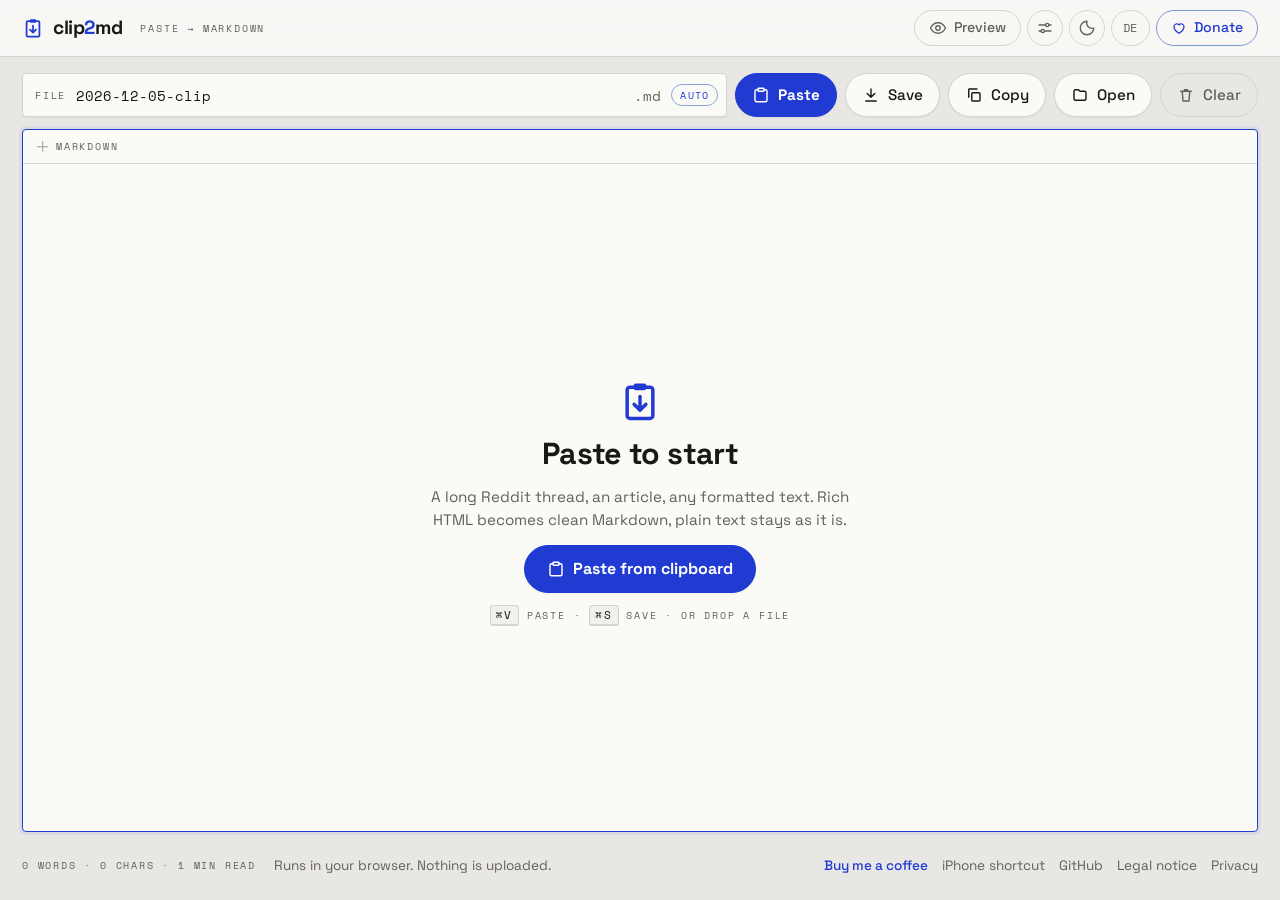
<file: index.html>
<!DOCTYPE html>
<html lang="en">
<head>
<meta charset="UTF-8" />
<meta name="viewport" content="width=device-width, initial-scale=1, viewport-fit=cover" />
<meta name="description" content="clip2md — paste a Reddit thread, an article, any rich text and save it as clean Markdown in one click. Client-side, private, no upload." />
<meta name="theme-color" content="#EAEAE3" />
<meta name="apple-mobile-web-app-capable" content="yes" />
<meta name="apple-mobile-web-app-title" content="clip2md" />
<link rel="manifest" href="manifest.webmanifest" />
<link rel="icon" href="/icon.svg" type="image/svg+xml" />
<link rel="apple-touch-icon" href="/apple-touch-icon.png" />
<title>clip2md — Paste to Markdown</title>
<script>
  try { var lc = JSON.parse(localStorage.getItem('clip2md:langChoice')); var nl = (navigator.languages && navigator.languages[0]) || navigator.language || 'en'; document.documentElement.lang = (lc === 'de' || lc === 'en') ? lc : (/^de/i.test(nl) ? 'de' : 'en'); } catch (e) {}
  try { var th = JSON.parse(localStorage.getItem('clip2md:theme')); if (th === 'dark' || (th === null && matchMedia('(prefers-color-scheme: dark)').matches)) document.documentElement.setAttribute('data-theme','dark'); } catch (e) {}
</script>
<style>
  @font-face { font-family: "Space Grotesk"; src: url("vendor/fonts/space-grotesk-latin-400-normal.woff2") format("woff2"); font-weight: 400; font-display: swap; }
  @font-face { font-family: "Space Grotesk"; src: url("vendor/fonts/space-grotesk-latin-500-normal.woff2") format("woff2"); font-weight: 500; font-display: swap; }
  @font-face { font-family: "Space Grotesk"; src: url("vendor/fonts/space-grotesk-latin-700-normal.woff2") format("woff2"); font-weight: 700; font-display: swap; }
  @font-face { font-family: "Space Mono"; src: url("vendor/fonts/space-mono-latin-400-normal.woff2") format("woff2"); font-weight: 400; font-display: swap; }
  @font-face { font-family: "Space Mono"; src: url("vendor/fonts/space-mono-latin-700-normal.woff2") format("woff2"); font-weight: 700; font-display: swap; }

  /* Klarbild-Familie: warmes Papier, Karte, kräftiges Blau, Passermarke, scharfe Ecken */
  :root {
    --paper:    oklch(92.8% 0.005 95);   /* #EAEAE3 */
    --card:     oklch(98.4% 0.004 95);   /* #FBFBF7 */
    --tint:     oklch(95.6% 0.005 95);
    --line:     oklch(86.8% 0.007 95);   /* #D7D6CC */
    --line-2:   oklch(78% 0.008 95);
    --mark:     oklch(70% 0.006 95);
    --ink:      oklch(21% 0.01 95);      /* #16150F */
    --ink-soft: oklch(49% 0.008 95);     /* #6A685D */
    --accent:   oklch(45% 0.23 267);     /* #1B3BE0 */
    --accent-2: oklch(38% 0.21 267);
    --accent-bg: oklch(45% 0.23 267 / 0.07);
    --on-accent: #fff;
    --ok:   oklch(60% 0.15 150);
    --err:  oklch(55% 0.19 25);
    --shadow: 0 1px 2px oklch(21% 0.01 95 / 0.05);
    --shadow-lg: 0 1px 2px oklch(21% 0.01 95 / 0.06), 0 12px 32px oklch(21% 0.01 95 / 0.10);
    --radius: 4px; --radius-sm: 3px;
    --sans: "Space Grotesk", system-ui, -apple-system, "Segoe UI", sans-serif;
    --mono: "Space Mono", ui-monospace, "SF Mono", Menlo, monospace;
    --ease: cubic-bezier(0.22, 1, 0.36, 1);
    --gut: 22px;
  }
  [data-theme="dark"] {
    --paper:    oklch(17.5% 0.01 267);
    --card:     oklch(21% 0.012 267);
    --tint:     oklch(24% 0.014 267);
    --line:     oklch(31% 0.015 267);
    --line-2:   oklch(42% 0.018 267);
    --mark:     oklch(52% 0.012 267);
    --ink:      oklch(94% 0.005 95);
    --ink-soft: oklch(72% 0.01 95);
    --accent:   oklch(70% 0.15 267);
    --accent-2: oklch(79% 0.12 267);
    --accent-bg: oklch(70% 0.15 267 / 0.14);
    --on-accent: oklch(17% 0.03 267);
    --ok:   oklch(74% 0.14 150);
    --err:  oklch(70% 0.16 25);
    --shadow: 0 1px 2px oklch(0% 0 0 / 0.3);
    --shadow-lg: 0 1px 2px oklch(0% 0 0 / 0.3), 0 12px 32px oklch(0% 0 0 / 0.45);
  }

  * { box-sizing: border-box; }
  html { -webkit-text-size-adjust: 100%; }
  body {
    margin: 0; min-height: 100dvh; display: flex; flex-direction: column;
    background: var(--paper); color: var(--ink);
    font-family: var(--sans); font-size: 15px; line-height: 1.5;
    -webkit-font-smoothing: antialiased; -webkit-tap-highlight-color: transparent;
    padding-left: env(safe-area-inset-left); padding-right: env(safe-area-inset-right);
  }
  a { color: var(--accent); }
  :focus-visible { outline: 2px solid var(--accent); outline-offset: 2px; }
  button { font: inherit; color: inherit; }
  .num { font-family: var(--mono); font-variant-numeric: tabular-nums; }
  .mono-label { font-family: var(--mono); font-size: 10px; letter-spacing: 0.18em; text-transform: uppercase; color: var(--ink-soft); }
  svg.i { width: 18px; height: 18px; flex: none; }

  /* ---------- Top bar ---------- */
  .topbar {
    position: sticky; top: 0; z-index: 30;
    display: flex; align-items: center; gap: 12px;
    padding: calc(10px + env(safe-area-inset-top)) var(--gut) 10px;
    background: color-mix(in oklab, var(--card) 88%, transparent);
    backdrop-filter: saturate(1.2) blur(8px); -webkit-backdrop-filter: saturate(1.2) blur(8px);
    border-bottom: 1px solid var(--line);
  }
  .brand { display: inline-flex; align-items: center; gap: 9px; color: var(--ink); text-decoration: none;
    font-weight: 700; font-size: 1.2rem; letter-spacing: -0.02em; }
  .brand svg { width: 22px; height: 22px; color: var(--accent); }
  .brand .two { color: var(--accent); }
  .tagline { margin-left: 6px; }
  .topbar .spacer { flex: 1; }
  .tools { display: flex; align-items: center; gap: 6px; }

  .pill {
    min-height: 36px; padding: 0 14px; display: inline-flex; align-items: center; justify-content: center; gap: 7px;
    background: transparent; color: var(--ink-soft); border: 1px solid var(--line); border-radius: 999px;
    font-size: 0.88rem; font-weight: 500; text-decoration: none; cursor: pointer; white-space: nowrap;
    transition: background .15s, color .15s, border-color .15s, transform .06s;
  }
  .pill:hover { color: var(--ink); background: var(--tint); }
  .pill:active { transform: scale(0.96); }
  .pill.icon { width: 36px; padding: 0; }
  .pill[aria-pressed="true"] { color: var(--accent); background: var(--accent-bg); border-color: transparent; font-weight: 700; }
  .pill.lang { font-family: var(--mono); font-size: 0.72rem; letter-spacing: .06em; padding: 0 11px; }
  .pill.donate { color: var(--accent); border-color: color-mix(in oklab, var(--accent) 45%, var(--line)); }
  .pill.donate:hover { background: var(--accent); color: var(--on-accent); border-color: var(--accent); }
  .pill.donate svg { width: 16px; height: 16px; }
  .mini { min-height: 30px; padding: 0 11px; display: inline-flex; align-items: center; gap: 6px; border: 1px solid var(--line); border-radius: 999px;
    background: transparent; color: var(--ink-soft); font-size: 0.8rem; font-weight: 500; cursor: pointer; white-space: nowrap; transition: color .15s, background .15s, border-color .15s; }
  .mini:hover { color: var(--ink); background: var(--tint); }
  .mini.accent { color: var(--accent); border-color: color-mix(in oklab, var(--accent) 40%, var(--line)); }
  .mini svg { width: 14px; height: 14px; }
  .mini[hidden] { display: none; }
  .btn.nudge { animation: nudge 1.4s var(--ease) 3; }
  @keyframes nudge { 0%,100% { box-shadow: 0 0 0 0 var(--accent-bg); } 50% { box-shadow: 0 0 0 8px color-mix(in oklab, var(--accent) 22%, transparent); } }

  /* ---------- Action bar ---------- */
  .bar { display: flex; align-items: stretch; gap: 8px; padding: 16px var(--gut) 12px; flex-wrap: wrap; }
  .fname {
    flex: 1 1 280px; min-width: 0; display: flex; align-items: center; gap: 10px;
    background: var(--card); border: 1px solid var(--line); border-radius: var(--radius);
    padding: 0 8px 0 12px; min-height: 44px; box-shadow: var(--shadow);
    transition: border-color .2s var(--ease), box-shadow .2s var(--ease);
  }
  .fname:focus-within { border-color: var(--accent); box-shadow: 0 0 0 3px var(--accent-bg); }
  .fname.flash { animation: flash .6s var(--ease); }
  @keyframes flash { 0% { border-color: var(--accent); box-shadow: 0 0 0 3px var(--accent-bg); } 100% { border-color: var(--line); box-shadow: var(--shadow); } }
  .fname input { flex: 1; min-width: 0; border: 0; outline: 0; background: transparent; color: var(--ink);
    font-family: var(--mono); font-size: 14px; padding: 10px 0; }
  .fname .ext { font-family: var(--mono); font-size: 14px; color: var(--ink-soft); }
  .fname .tag { font-family: var(--mono); font-size: 9.5px; letter-spacing: .12em; text-transform: uppercase;
    color: var(--ink-soft); border: 1px solid var(--line); border-radius: 999px; padding: 3px 8px; }
  .fname .tag.auto { color: var(--accent); border-color: color-mix(in oklab, var(--accent) 35%, var(--line)); }

  .actions { display: flex; gap: 8px; flex-wrap: wrap; }
  .btn {
    min-height: 44px; padding: 0 16px; display: inline-flex; align-items: center; justify-content: center; gap: 8px;
    background: var(--card); color: var(--ink); border: 1px solid var(--line); border-radius: 999px;
    font-size: 0.95rem; font-weight: 500; cursor: pointer; white-space: nowrap; box-shadow: var(--shadow);
    transition: background .15s, border-color .15s, color .15s, transform .06s;
  }
  .btn:hover { border-color: var(--line-2); background: var(--tint); }
  .btn:active { transform: scale(0.97); }
  .btn.primary { background: var(--accent); border-color: var(--accent); color: var(--on-accent); font-weight: 700; }
  .btn.primary:hover { background: var(--accent-2); border-color: var(--accent-2); }
  .btn.ghost { box-shadow: none; background: transparent; color: var(--ink-soft); }
  .btn.ghost:hover { color: var(--err); border-color: color-mix(in oklab, var(--err) 40%, var(--line)); background: transparent; }

  /* ---------- Workspace ---------- */
  main { flex: 1; display: grid; grid-template-columns: 1fr; gap: 12px; padding: 0 var(--gut) 12px; min-height: 0; }
  main.split { grid-template-columns: 1fr 1fr; }
  .pane { position: relative; display: flex; flex-direction: column; min-height: 360px;
    background: var(--card); border: 1px solid var(--line); border-radius: var(--radius); box-shadow: var(--shadow);
    transition: border-color .2s var(--ease), box-shadow .2s var(--ease); }
  .pane-head { display: flex; align-items: center; gap: 8px; padding: 9px 14px; border-bottom: 1px solid var(--line); }
  .pane-head .regmark { width: 11px; height: 11px; position: relative; flex: none; }
  .pane-head .regmark::before, .pane-head .regmark::after { content: ''; position: absolute; background: var(--mark); }
  .pane-head .regmark::before { left: 50%; top: 0; width: 1.5px; height: 100%; transform: translateX(-50%); }
  .pane-head .regmark::after { top: 50%; left: 0; height: 1.5px; width: 100%; transform: translateY(-50%); }
  .pane-head .spacer { flex: 1; }
  .pane-head .badge { min-width: 0; overflow: hidden; text-overflow: ellipsis; white-space: nowrap; }
  main:not(.split) .preview-pane { display: none; }
  .editor-pane:focus-within { border-color: var(--accent); box-shadow: 0 0 0 3px var(--accent-bg); }
  main.drag .editor-pane { border-color: var(--accent); box-shadow: 0 0 0 3px var(--accent-bg); }

  #editor { flex: 1; width: 100%; min-height: 0; resize: none; border: 0; outline: 0; background: transparent; color: var(--ink);
    padding: 18px 20px 24px; font-family: var(--mono); font-size: 14px; line-height: 1.7; tab-size: 2; border-radius: 0 0 var(--radius) var(--radius); }

  .badge { display: inline-flex; align-items: center; gap: 7px; opacity: 0; transition: opacity .2s var(--ease); }
  .badge.show { opacity: 1; }
  .badge .led { width: 7px; height: 7px; border-radius: 50%; background: var(--mark); }
  .badge.ok .led { background: var(--ok); }
  .badge.pulse .led { animation: pulse .7s var(--ease); }
  @keyframes pulse { 0% { box-shadow: 0 0 0 0 color-mix(in oklab, var(--ok) 45%, transparent); } 100% { box-shadow: 0 0 0 10px transparent; } }

  /* Empty state */
  .empty { position: absolute; inset: 42px 0 0; display: flex; flex-direction: column; align-items: center; justify-content: center;
    gap: 14px; padding: 24px; text-align: center; pointer-events: none; transition: opacity .2s var(--ease); }
  main.has-content .empty { opacity: 0; visibility: hidden; }
  .empty .mark { width: 44px; height: 44px; color: var(--accent); }
  .empty h2 { margin: 0; font-size: clamp(1.4rem, 1.1rem + 1vw, 1.9rem); font-weight: 700; letter-spacing: -0.02em; line-height: 1.15; }
  .empty p { margin: 0; max-width: 46ch; color: var(--ink-soft); font-size: 0.95rem; }
  .empty .btn { pointer-events: auto; min-height: 48px; padding: 0 22px; font-size: 1rem; }
  .empty .keys { color: var(--ink-soft); }
  kbd { font-family: var(--mono); font-size: 11px; border: 1px solid var(--line); border-bottom-width: 2px; border-radius: var(--radius-sm); padding: 1px 5px; background: var(--tint); color: var(--ink); }

  /* Preview */
  .preview { flex: 1; overflow: auto; padding: 18px 22px 26px; font-size: 15px; line-height: 1.65; }
  .preview > :first-child { margin-top: 0; }
  .preview .fm { margin: 0 0 1.2em; padding-bottom: 12px; border-bottom: 1px dashed var(--line); font-family: var(--mono); font-size: 12px; color: var(--ink-soft); display: grid; gap: 2px; }
  .preview .fm b { color: var(--ink); font-weight: 400; }
  .preview h1, .preview h2, .preview h3 { font-weight: 700; letter-spacing: -0.02em; line-height: 1.2; margin: 1.3em 0 .45em; }
  .preview h1 { font-size: 1.75em; } .preview h2 { font-size: 1.35em; } .preview h3 { font-size: 1.12em; }
  .preview p, .preview ul, .preview ol, .preview blockquote, .preview pre, .preview table { margin: 0 0 .9em; }
  .preview a { color: var(--accent); text-underline-offset: 2px; overflow-wrap: anywhere; }
  .preview code { font-family: var(--mono); font-size: .86em; background: var(--tint); padding: 1px 4px; border-radius: var(--radius-sm); }
  .preview pre { background: var(--tint); border: 1px solid var(--line); padding: 12px 14px; border-radius: var(--radius); overflow: auto; }
  .preview pre code { background: none; padding: 0; }
  .preview blockquote { border-left: 2px solid var(--accent); padding-left: 14px; color: var(--ink-soft); }
  .preview img { max-width: 100%; height: auto; }
  .preview table { border-collapse: collapse; display: block; overflow-x: auto; font-size: .92em; }
  .preview th, .preview td { border: 1px solid var(--line); padding: 6px 10px; text-align: left; }
  .preview hr { border: 0; border-top: 1px solid var(--line); margin: 1.4em 0; }

  /* ---------- Footer ---------- */
  footer { display: flex; align-items: center; gap: 8px 18px; flex-wrap: wrap; padding: 6px var(--gut) calc(18px + env(safe-area-inset-bottom)); color: var(--ink-soft); font-size: 0.85rem; }
  footer .spacer { flex: 1; }
  footer nav { display: inline-flex; gap: 4px 14px; flex-wrap: wrap; align-items: center; }
  footer nav a { color: var(--ink-soft); text-decoration: none; padding: 6px 0; }
  footer nav a:hover { color: var(--accent); }
  footer nav a.coffee { color: var(--accent); font-weight: 500; }
  footer nav button.linkish { background: none; border: 0; padding: 6px 0; color: var(--ink-soft); cursor: pointer; font-size: inherit; }
  footer nav button.linkish:hover { color: var(--accent); }
  [data-donate][hidden] { display: none !important; }

  /* History + help sheets reuse .pop */
  .pop.wide { width: 420px; }
  .hist { list-style: none; margin: 0; padding: 0 6px 6px; }
  .hist li { display: flex; align-items: center; gap: 8px; border-radius: var(--radius-sm); }
  .hist li:hover { background: var(--tint); }
  .hist .load { flex: 1; min-width: 0; text-align: left; background: none; border: 0; padding: 10px 8px; cursor: pointer; min-height: 48px; }
  .hist .load b { display: block; font-weight: 500; overflow: hidden; text-overflow: ellipsis; white-space: nowrap; }
  .hist .load span { font-family: var(--mono); font-size: 11px; color: var(--ink-soft); }
  .hist .del { width: 40px; height: 40px; border: 0; background: none; color: var(--ink-soft); cursor: pointer; border-radius: 999px; }
  .hist .del:hover { color: var(--err); }
  .pop .empty-note { padding: 6px 12px 14px; color: var(--ink-soft); font-size: 0.9rem; margin: 0; }
  .pop .foot { display: flex; justify-content: space-between; gap: 8px; padding: 6px 12px 10px; }
  .help { padding: 0 12px 12px; font-size: 0.93rem; }
  .help ol { padding-left: 1.2rem; margin: 6px 0 10px; }
  .help li { margin-bottom: 6px; }
  .help code { font-family: var(--mono); font-size: 0.82em; background: var(--tint); padding: 1px 4px; border-radius: 3px; overflow-wrap: anywhere; }
  .help p { margin: 6px 0; color: var(--ink-soft); }
  .sheet-head { display: flex; align-items: center; justify-content: space-between; padding: 6px 6px 0 12px; }
  .sheet-head h2 { font-size: 1.05rem; margin: 6px 0; }

  /* ---------- Settings sheet ---------- */
  .scrim { position: fixed; inset: 0; z-index: 45; background: oklch(21% 0.01 95 / 0.25); opacity: 0; pointer-events: none; transition: opacity .2s var(--ease); }
  .scrim.open { opacity: 1; pointer-events: auto; }
  .pop { position: fixed; z-index: 50; top: calc(62px + env(safe-area-inset-top)); right: var(--gut); width: 340px; max-width: calc(100vw - 32px);
    max-height: calc(100dvh - 90px); overflow: auto;
    background: var(--card); border: 1px solid var(--line); border-radius: var(--radius); box-shadow: var(--shadow-lg); padding: 6px;
    display: none; }
  .pop.open { display: block; animation: pop .18s var(--ease); }
  @keyframes pop { from { opacity: 0; transform: translateY(-6px); } to { opacity: 1; transform: none; } }
  .pop h3 { margin: 0; padding: 12px 12px 6px; }
  .row { display: flex; align-items: center; justify-content: space-between; gap: 12px; padding: 10px 12px; min-height: 48px; border-radius: var(--radius-sm); }
  .row:hover { background: var(--tint); }
  .row label { cursor: pointer; font-size: 0.95rem; }
  .row .hint { display: block; font-size: 0.8rem; color: var(--ink-soft); }
  .field { padding: 4px 12px 10px; }
  .field.two { display: grid; grid-template-columns: 1fr 1fr; gap: 8px; }
  .field input, .field select { width: 100%; min-height: 40px; padding: 0 10px; background: var(--paper); color: var(--ink);
    border: 1px solid var(--line); border-radius: var(--radius-sm); font-family: var(--mono); font-size: 13px; outline: 0; }
  .field input:focus, .field select:focus { border-color: var(--accent); }
  .sep { height: 1px; background: var(--line); margin: 4px 8px; }
  .sw { position: relative; width: 42px; height: 24px; flex: none; }
  .sw input { position: absolute; inset: 0; z-index: 2; width: 100%; height: 100%; margin: 0; opacity: 0; cursor: pointer; }
  .sw .track { position: absolute; inset: 0; background: var(--line-2); border-radius: 999px; transition: background .15s; pointer-events: none; }
  .sw .knob { position: absolute; top: 3px; left: 3px; width: 18px; height: 18px; border-radius: 50%; background: var(--card); box-shadow: 0 1px 2px oklch(0% 0 0 / .25); transition: transform .18s var(--ease); pointer-events: none; }
  .sw input:checked ~ .track { background: var(--accent); }
  .sw input:checked ~ .knob { transform: translateX(18px); }
  .sw input:focus-visible ~ .track { outline: 2px solid var(--accent); outline-offset: 2px; }

  /* ---------- Toast ---------- */
  .toast { position: fixed; left: 50%; bottom: calc(24px + env(safe-area-inset-bottom)); z-index: 60; max-width: calc(100vw - 32px);
    transform: translate(-50%, 14px); opacity: 0; pointer-events: none;
    background: var(--ink); color: var(--paper); padding: 11px 18px; border-radius: 999px; font-size: 0.9rem; box-shadow: var(--shadow-lg);
    transition: opacity .2s, transform .2s var(--ease); }
  .toast.show { opacity: 1; transform: translate(-50%, 0); }
  .toast.err { background: var(--err); color: #fff; }

  .sr { position: absolute; width: 1px; height: 1px; overflow: hidden; clip: rect(0 0 0 0); white-space: nowrap; }

  @media (max-width: 1000px) {
    .tagline { display: none; }
    main.split { grid-template-columns: 1fr; }
    main.split .editor-pane { display: none; }
  }
  @media (max-width: 767px) {
    :root { --gut: 14px; }
    .topbar { gap: 8px; }
    .pill .lbl { display: none; }
    .pill { min-height: 40px; }
    .pill.icon, .pill.donate, #previewBtn { width: 40px; padding: 0; }
    .bar { padding-top: 12px; }
    .fname { flex-basis: 100%; }
    .actions { width: 100%; display: grid; grid-template-columns: 1.5fr repeat(4, 1fr); gap: 6px; }
    .actions .btn { flex-direction: column; gap: 2px; padding: 4px 2px; min-height: 54px; border-radius: 14px; font-size: 0.72rem; }
    .actions .btn.primary { flex-direction: row; gap: 7px; font-size: 0.95rem; }
    footer nav a { padding: 12px 0; }
    main { padding-bottom: 8px; }
    .pane { min-height: calc(100dvh - 250px); }
    #editor, .fname input, .fname .ext, .field input, .field select { font-size: 16px; }
    .pop { left: 0; right: 0; top: auto; bottom: 0; width: auto; max-width: none; max-height: 80dvh;
      border-radius: 14px 14px 0 0; padding: 6px 6px calc(12px + env(safe-area-inset-bottom)); }
    .pop.open { animation: sheet .24s var(--ease); }
    @keyframes sheet { from { transform: translateY(40px); opacity: 0; } to { transform: none; opacity: 1; } }
    footer { font-size: 0.8rem; }
    .pop.wide { width: auto; }
    .pane-head { flex-wrap: wrap; row-gap: 6px; }
    #histBtn span, #obsBtn span { display: none; }
    #histBtn, #obsBtn { width: 34px; padding: 0; justify-content: center; }
    .mini { min-height: 34px; }
  }
  @media (max-width: 380px) {
    .brand { font-size: 1.05rem; }
    .pill.lang { padding: 0 8px; }
  }
  @media (hover: none) { .keys { display: none !important; } }
  @media (prefers-reduced-motion: reduce) { *, *::before, *::after { animation-duration: .001ms !important; transition-duration: .001ms !important; } }
</style>
</head>
<body>
  <svg width="0" height="0" style="position:absolute" aria-hidden="true">
    <symbol id="logo" viewBox="0 0 24 24"><g fill="none" stroke="currentColor" stroke-width="1.9" stroke-linecap="round" stroke-linejoin="round"><rect x="5" y="4.5" width="14" height="17" rx="1.5"/><path d="M12 9.5v7.5M8.8 13.8 12 17l3.2-3.2"/></g><rect x="8.6" y="2.4" width="6.8" height="3.8" rx="1" fill="currentColor"/></symbol>
  </svg>

  <header class="topbar">
    <a class="brand" href="/" aria-label="clip2md">
      <svg aria-hidden="true"><use href="#logo"/></svg><span>clip<span class="two">2</span>md</span>
    </a>
    <span class="mono-label tagline" data-i18n="tagline">Paste → Markdown</span>
    <span class="spacer"></span>
    <div class="tools">
      <button id="previewBtn" class="pill" aria-pressed="false" data-i18n-title="t_preview" title="Toggle preview">
        <svg class="i" viewBox="0 0 24 24" fill="none" stroke="currentColor" stroke-width="1.75" stroke-linecap="round" stroke-linejoin="round"><path d="M2 12s3.5-7 10-7 10 7 10 7-3.5 7-10 7-10-7-10-7Z"/><circle cx="12" cy="12" r="3"/></svg>
        <span class="lbl" data-i18n="preview">Preview</span>
      </button>
      <button id="settingsBtn" class="pill icon" aria-haspopup="dialog" aria-expanded="false" data-i18n-title="t_settings" title="Settings">
        <svg class="i" viewBox="0 0 24 24" fill="none" stroke="currentColor" stroke-width="1.75" stroke-linecap="round" stroke-linejoin="round"><path d="M4 8h9M17 8h3M4 16h3M11 16h9"/><circle cx="15" cy="8" r="2.2"/><circle cx="9" cy="16" r="2.2"/></svg>
      </button>
      <button id="themeBtn" class="pill icon" data-i18n-title="t_theme" title="Toggle theme">
        <svg class="i" viewBox="0 0 24 24" fill="none" stroke="currentColor" stroke-width="1.75" stroke-linecap="round" stroke-linejoin="round"><path d="M12 3a9 9 0 1 0 9 9 7 7 0 0 1-9-9Z"/></svg>
      </button>
      <button id="langBtn" class="pill lang" title="Deutsch">DE</button>
      <a class="pill donate" id="donateTop" data-donate hidden href="#" target="_blank" rel="noopener nofollow" data-i18n-title="t_donate" title="Support clip2md">
        <svg class="i" viewBox="0 0 24 24" fill="none" stroke="currentColor" stroke-width="1.9" stroke-linecap="round" stroke-linejoin="round"><path d="M12 20s-7.5-4.6-7.5-10.2A4.3 4.3 0 0 1 12 7.2a4.3 4.3 0 0 1 7.5 2.6C19.5 15.4 12 20 12 20Z"/></svg>
        <span class="lbl" data-i18n="donate">Donate</span>
      </a>
    </div>
  </header>

  <div class="bar">
    <label class="fname" id="fnameBox">
      <span class="mono-label" data-i18n="file">File</span>
      <input id="filename" type="text" spellcheck="false" autocomplete="off" autocapitalize="off" autocorrect="off" enterkeyhint="done" aria-label="Filename" />
      <span class="ext">.md</span>
      <span class="tag auto" id="fnameTag">auto</span>
    </label>
    <div class="actions">
      <button id="pasteBtn" class="btn primary">
        <svg class="i" viewBox="0 0 24 24" fill="none" stroke="currentColor" stroke-width="1.9" stroke-linecap="round" stroke-linejoin="round"><rect x="8" y="3" width="8" height="4" rx="1"/><path d="M16 5h2a2 2 0 0 1 2 2v12a2 2 0 0 1-2 2H6a2 2 0 0 1-2-2V7a2 2 0 0 1 2-2h2"/></svg>
        <span class="lbl" data-i18n="paste">Paste</span>
      </button>
      <button id="save" class="btn">
        <svg class="i" viewBox="0 0 24 24" fill="none" stroke="currentColor" stroke-width="1.9" stroke-linecap="round" stroke-linejoin="round"><path d="M12 4v11M7 10l5 5 5-5M5 20h14"/></svg>
        <span class="lbl" data-i18n="save">Save</span>
      </button>
      <button id="copy" class="btn">
        <svg class="i" viewBox="0 0 24 24" fill="none" stroke="currentColor" stroke-width="1.9" stroke-linecap="round" stroke-linejoin="round"><rect x="9" y="9" width="11" height="11" rx="1.5"/><path d="M5 15V5a1 1 0 0 1 1-1h10"/></svg>
        <span class="lbl" data-i18n="copy">Copy</span>
      </button>
      <button id="openBtn" class="btn">
        <svg class="i" viewBox="0 0 24 24" fill="none" stroke="currentColor" stroke-width="1.9" stroke-linecap="round" stroke-linejoin="round"><path d="M4 7a2 2 0 0 1 2-2h4l2 2h6a2 2 0 0 1 2 2v8a2 2 0 0 1-2 2H6a2 2 0 0 1-2-2Z"/></svg>
        <span class="lbl" data-i18n="open">Open</span>
      </button>
      <button id="clear" class="btn ghost" data-i18n-title="clear" title="Clear">
        <svg class="i" viewBox="0 0 24 24" fill="none" stroke="currentColor" stroke-width="1.9" stroke-linecap="round" stroke-linejoin="round"><path d="M5 7h14M10 7V5h4v2M7 7l1 13h8l1-13"/></svg>
        <span class="lbl" data-i18n="clear">Clear</span>
      </button>
      <input id="fileInput" type="file" accept=".md,.markdown,.txt,.html,.htm,text/markdown,text/plain,text/html" hidden />
    </div>
  </div>

  <main id="main">
    <section class="pane editor-pane">
      <div class="pane-head">
        <span class="regmark" aria-hidden="true"></span><span class="mono-label">Markdown</span>
        <span class="spacer"></span>
        <span class="badge mono-label" id="srcBadge" aria-live="polite"><span class="led"></span><span id="srcText"></span></span>
        <button class="mini" id="rawBtn" type="button" hidden data-i18n="raw_again">Undo clean-up</button>
        <button class="mini" id="histBtn" type="button" hidden data-i18n-title="history" title="History">
          <svg viewBox="0 0 24 24" fill="none" stroke="currentColor" stroke-width="1.9" stroke-linecap="round" stroke-linejoin="round"><path d="M3.5 12a8.5 8.5 0 1 0 2.5-6"/><path d="M3.5 4.5V9H8"/><path d="M12 7.5V12l3 2"/></svg>
          <span data-i18n="history">History</span>
        </button>
        <button class="mini accent" id="obsBtn" type="button" hidden data-i18n-title="t_obs" title="Open in Obsidian">
          <svg viewBox="0 0 24 24" fill="none" stroke="currentColor" stroke-width="1.9" stroke-linecap="round" stroke-linejoin="round"><path d="M12 2.8 19 7v10l-7 4.2L5 17V7Z"/><path d="M12 2.8v18.4"/></svg>
          <span>Obsidian</span>
        </button>
      </div>
      <textarea id="editor" spellcheck="false" autocapitalize="off" autocorrect="off" aria-label="Markdown editor"></textarea>
      <div class="empty" id="empty">
        <svg class="mark" aria-hidden="true"><use href="#logo"/></svg>
        <h2 data-i18n="empty_h">Paste to start</h2>
        <p data-i18n="empty_p">A long Reddit thread, an article, any formatted text. Rich HTML becomes clean Markdown, plain text stays as it is.</p>
        <button class="btn primary" id="pasteBig" type="button">
          <svg class="i" viewBox="0 0 24 24" fill="none" stroke="currentColor" stroke-width="1.9" stroke-linecap="round" stroke-linejoin="round"><rect x="8" y="3" width="8" height="4" rx="1"/><path d="M16 5h2a2 2 0 0 1 2 2v12a2 2 0 0 1-2 2H6a2 2 0 0 1-2-2V7a2 2 0 0 1 2-2h2"/></svg>
          <span data-i18n="paste_big">Paste from clipboard</span>
        </button>
        <div class="keys mono-label"><kbd>⌘V</kbd> <span data-i18n="k_paste">paste</span> · <kbd>⌘S</kbd> <span data-i18n="k_save">save</span> · <span data-i18n="k_drop">or drop a file</span></div>
      </div>
    </section>
    <section class="pane preview-pane">
      <div class="pane-head"><span class="regmark" aria-hidden="true"></span><span class="mono-label" data-i18n="preview">Preview</span></div>
      <div class="preview" id="preview"></div>
    </section>
  </main>

  <footer>
    <span class="mono-label"><span class="num" id="words">0</span> <span data-i18n="words">words</span> · <span class="num" id="chars">0</span> <span data-i18n="chars">chars</span> · <span class="num" id="rt">0</span> <span data-i18n="minread">min</span></span>
    <span data-i18n="privacy">Runs in your browser. Nothing is uploaded.</span>
    <span class="spacer"></span>
    <nav aria-label="Footer">
      <a class="coffee" data-donate hidden href="#" target="_blank" rel="noopener nofollow" data-i18n="coffee">Buy me a coffee</a>
      <button class="linkish" id="helpBtn" type="button" data-i18n="iphone">iPhone shortcut</button>
      <a href="https://github.com/tillheidrich/clip2md" target="_blank" rel="noopener">GitHub</a>
      <a href="/impressum.html" id="lnkImp" data-i18n="l_imp">Impressum</a>
      <a href="/datenschutz.html" id="lnkDs" data-i18n="l_ds">Datenschutz</a>
    </nav>
  </footer>

  <div class="scrim" id="scrim"></div>
  <div class="pop" id="settingsPop" role="dialog" aria-modal="false" aria-label="Settings">
    <h3 class="mono-label" data-i18n="s_output">Output</h3>
    <div class="row">
      <label for="fmToggle"><span data-i18n="s_fm">YAML front matter</span><span class="hint" data-i18n="s_fm_hint">Prepend title, date, source, tags</span></label>
      <span class="sw"><input type="checkbox" id="fmToggle" /><span class="track"></span><span class="knob"></span></span>
    </div>
    <div class="field two" id="fmFields" hidden>
      <input id="fmSource" type="url" inputmode="url" data-i18n-ph="ph_source" placeholder="Source URL" />
      <input id="fmTags" type="text" data-i18n-ph="ph_tags" placeholder="tags, comma-separated" />
    </div>
    <div class="sep"></div>
    <h3 class="mono-label" data-i18n="s_conv">Conversion</h3>
    <div class="row">
      <label for="stripLinks" data-i18n="s_links">Links as plain text</label>
      <span class="sw"><input type="checkbox" id="stripLinks" /><span class="track"></span><span class="knob"></span></span>
    </div>
    <div class="row">
      <label for="dropImages" data-i18n="s_images">Remove images</label>
      <span class="sw"><input type="checkbox" id="dropImages" /><span class="track"></span><span class="knob"></span></span>
    </div>
    <div class="field two">
      <select id="bulletSel" aria-label="Bullet marker">
        <option value="-">-  bullets</option>
        <option value="*">*  bullets</option>
        <option value="+">+  bullets</option>
      </select>
      <select id="headingSel" aria-label="Heading style">
        <option value="atx"># headings</option>
        <option value="setext">= headings</option>
      </select>
    </div>
    <div class="sep"></div>
    <h3 class="mono-label" data-i18n="s_clean">Clean-up</h3>
    <div class="row">
      <label for="cleanToggle"><span data-i18n="s_cleanup">Clean up web pages</span><span class="hint" data-i18n="s_cleanup_hint">Drop navigation, cookie banners, buttons</span></label>
      <span class="sw"><input type="checkbox" id="cleanToggle" /><span class="track"></span><span class="knob"></span></span>
    </div>
    <div class="row">
      <label for="redditToggle"><span data-i18n="s_reddit">Format Reddit threads</span><span class="hint" data-i18n="s_reddit_hint">No vote counts, comments as nested quotes</span></label>
      <span class="sw"><input type="checkbox" id="redditToggle" /><span class="track"></span><span class="knob"></span></span>
    </div>
    <div class="sep"></div>
    <h3 class="mono-label">Obsidian</h3>
    <div class="row">
      <label for="obsToggle"><span data-i18n="s_obs">“Open in Obsidian” button</span><span class="hint" data-i18n="s_obs_hint">Creates the note directly in your vault</span></label>
      <span class="sw"><input type="checkbox" id="obsToggle" /><span class="track"></span><span class="knob"></span></span>
    </div>
    <div class="field two" id="obsFields" hidden>
      <input id="obsVault" type="text" autocapitalize="off" autocorrect="off" spellcheck="false" data-i18n-ph="ph_vault" placeholder="Vault (optional)" />
      <input id="obsFolder" type="text" autocapitalize="off" autocorrect="off" spellcheck="false" data-i18n-ph="ph_folder" placeholder="Folder (optional)" />
    </div>
    <div class="sep"></div>
    <h3 class="mono-label" data-i18n="history">History</h3>
    <div class="row">
      <label for="histToggle"><span data-i18n="s_hist">Keep the last 10 clips</span><span class="hint" data-i18n="s_hist_hint">Stored only in this browser. Off by default.</span></label>
      <span class="sw"><input type="checkbox" id="histToggle" /><span class="track"></span><span class="knob"></span></span>
    </div>
    <div class="sep"></div>
    <h3 class="mono-label" data-i18n="s_file">Filename</h3>
    <div class="field">
      <select id="namePattern" aria-label="Filename pattern">
        <option value="title" data-i18n="s_p_title">Title + date</option>
        <option value="datetime" data-i18n="s_p_dt">Date + time</option>
      </select>
    </div>
  </div>

  <div class="pop wide" id="histPop" role="dialog" aria-labelledby="histTitle">
    <div class="sheet-head"><h2 id="histTitle" data-i18n="history">History</h2><button class="pill icon" type="button" data-close aria-label="Close">✕</button></div>
    <ul class="hist" id="histList"></ul>
    <p class="empty-note" id="histEmpty" data-i18n="hist_empty">No clips saved yet.</p>
    <div class="foot"><span class="mono-label" data-i18n="hist_local">Only in this browser</span><button class="mini" type="button" id="histClear" data-i18n="hist_clear">Delete all</button></div>
  </div>
  <div class="pop wide" id="helpPop" role="dialog" aria-labelledby="helpTitle">
    <div class="sheet-head"><h2 id="helpTitle" data-i18n="iphone">iPhone shortcut</h2><button class="pill icon" type="button" data-close aria-label="Close">✕</button></div>
    <div class="help" id="helpBody"></div>
  </div>

  <div id="toast" class="toast" role="status" aria-live="polite"></div>

  <script src="vendor/turndown.js"></script>
  <script src="vendor/turndown-plugin-gfm.js"></script>
  <script src="vendor/marked.umd.js"></script>
  <script src="vendor/purify.min.js"></script>
  <script src="vendor/Readability.js"></script>
  <script src="clean.js"></script>
  <script>
  (function () {
    "use strict";

    var T = {
      en: {
        tagline: 'Paste → Markdown', preview: 'Preview', file: 'File', save: 'Save', copy: 'Copy', clear: 'Clear', open: 'Open', paste: 'Paste',
        donate: 'Donate', coffee: 'Buy me a coffee', t_donate: 'Support clip2md',
        l_imp: 'Legal notice', l_ds: 'Privacy', raw_again: 'Undo clean-up', t_obs: 'Open in Obsidian', history: 'History', iphone: 'iPhone shortcut',
        src_article: 'Article extracted', src_cleaned: 'Page cleaned up', src_reddit: 'Reddit thread',
        s_clean: 'Clean-up', s_cleanup: 'Clean up web pages', s_cleanup_hint: 'Drop navigation, cookie banners, buttons',
        s_reddit: 'Format Reddit threads', s_reddit_hint: 'No vote counts, comments as nested quotes',
        s_obs: '“Open in Obsidian” button', s_obs_hint: 'Creates the note directly in your vault', ph_vault: 'Vault (optional)', ph_folder: 'Folder (optional)',
        s_hist: 'Keep the last 10 clips', s_hist_hint: 'Stored only in this browser. Off by default.',
        hist_empty: 'No clips saved yet.', hist_local: 'Only in this browser', hist_clear: 'Delete all', hist_clear_confirm: 'Delete the whole history?',
        hist_off_confirm: 'Also delete the clips saved so far?', hist_loaded: 'Clip restored', comments: 'Comments',
        obs_open: 'Opening Obsidian …', obs_fail: 'Could not hand over to Obsidian — copy the Markdown instead', raw_done: 'Inserted without clean-up',
        ios_hint: 'Tap “Paste” to take over the page',
        help_html: '<p>iOS does not let web apps into the share sheet. A shortcut does the job: it copies the page and opens clip2md.</p><ol><li>Open the <b>Shortcuts</b> app, tap <b>+</b>, name it <b>clip2md</b>.</li><li>Tap the <b>ⓘ</b> icon, turn on <b>Show in Share Sheet</b> and allow <b>Safari web pages</b>, <b>Rich text</b>, <b>Text</b>.</li><li>Add <b>Get Details of Safari Web Page</b>, set it to <b>Page Contents</b>.</li><li>Add <b>Copy to Clipboard</b>.</li><li>Add <b>Open URLs</b> with <code>https://clip2md.heidrich-digital.de/?from=ios</code></li></ol><p>In Safari: Share → <b>clip2md</b> → tap <b>Paste</b>. The first time, iOS asks whether clip2md may paste.</p><p>For a selection only: copy it, then use the Paste button — no shortcut needed.</p>',
        empty_h: 'Paste to start',
        empty_p: 'A long Reddit thread, an article, any formatted text. Rich HTML becomes clean Markdown, plain text stays as it is.',
        paste_big: 'Paste from clipboard', k_paste: 'paste', k_save: 'save', k_drop: 'or drop a file',
        words: 'words', chars: 'chars', minread: 'min read',
        privacy: 'Runs in your browser. Nothing is uploaded.',
        s_output: 'Output', s_fm: 'YAML front matter', s_fm_hint: 'Prepend title, date, source, tags',
        s_conv: 'Conversion', s_links: 'Links as plain text', s_images: 'Remove images', s_file: 'Filename',
        s_p_title: 'Title + date', s_p_dt: 'Date + time',
        ph_source: 'Source URL', ph_tags: 'tags, comma-separated',
        t_preview: 'Toggle preview', t_settings: 'Settings', t_theme: 'Toggle theme',
        src_conv: 'HTML → Markdown', src_raw: 'Plain text', src_raw_forced: 'Plain text (forced)', src_fail: 'Plain text (conversion failed)',
        updating: 'Loading the current version …', saved: 'Saved', copied: 'Markdown copied', nosave: 'Nothing to save', nocopy: 'Nothing to copy',
        loaded: 'File loaded', clear_confirm: 'Clear the editor?', copyfail: 'Copy failed',
        paste_empty: 'The clipboard is empty', paste_denied: 'No clipboard access — press ⌘V / Ctrl+V or long-press the editor and choose Paste',
        replace_confirm: 'Replace the editor content?', toobig: 'File too large (max 10 MB)', readfail: 'Could not read file'
      },
      de: {
        tagline: 'Einfügen → Markdown', preview: 'Vorschau', file: 'Datei', save: 'Speichern', copy: 'Kopieren', clear: 'Leeren', open: 'Öffnen', paste: 'Einfügen',
        donate: 'Spenden', coffee: 'Spendier mir einen Kaffee', t_donate: 'clip2md unterstützen',
        l_imp: 'Impressum', l_ds: 'Datenschutz', raw_again: 'Ohne Aufräumen', t_obs: 'In Obsidian öffnen', history: 'Verlauf', iphone: 'iPhone-Kurzbefehl',
        src_article: 'Artikel extrahiert', src_cleaned: 'Seite aufgeräumt', src_reddit: 'Reddit-Thread',
        s_clean: 'Aufräumen', s_cleanup: 'Webseiten aufräumen', s_cleanup_hint: 'Navigation, Cookie-Banner, Knöpfe entfernen',
        s_reddit: 'Reddit-Threads aufbereiten', s_reddit_hint: 'Keine Votes, Kommentare als verschachtelte Zitate',
        s_obs: 'Knopf „In Obsidian öffnen"', s_obs_hint: 'Legt die Notiz direkt im Vault an', ph_vault: 'Vault (optional)', ph_folder: 'Ordner (optional)',
        s_hist: 'Letzte 10 Clips behalten', s_hist_hint: 'Nur in diesem Browser gespeichert. Standardmäßig aus.',
        hist_empty: 'Noch keine Clips gespeichert.', hist_local: 'Nur in diesem Browser', hist_clear: 'Alle löschen', hist_clear_confirm: 'Gesamten Verlauf löschen?',
        hist_off_confirm: 'Bisher gespeicherte Clips auch löschen?', hist_loaded: 'Clip wiederhergestellt', comments: 'Kommentare',
        obs_open: 'Obsidian wird geöffnet …', obs_fail: 'Übergabe an Obsidian fehlgeschlagen — Markdown stattdessen kopieren', raw_done: 'Ohne Aufräumen eingefügt',
        ios_hint: 'Tippe auf „Einfügen", um die Seite zu übernehmen',
        help_html: '<p>iOS lässt Web-Apps nicht ins Teilen-Menü. Ein Kurzbefehl übernimmt das: Er kopiert die Seite und öffnet clip2md.</p><ol><li>App <b>Kurzbefehle</b> öffnen, <b>+</b> tippen, Name <b>clip2md</b>.</li><li>Auf <b>ⓘ</b> tippen, <b>Im Share-Sheet anzeigen</b> einschalten und <b>Safari-Webseiten</b>, <b>Rich Text</b>, <b>Text</b> zulassen.</li><li>Aktion <b>Details von Safari-Webseite abrufen</b> hinzufügen, auf <b>Seiteninhalt</b> stellen.</li><li>Aktion <b>In Zwischenablage kopieren</b> hinzufügen.</li><li>Aktion <b>URLs öffnen</b> mit <code>https://clip2md.heidrich-digital.de/?from=ios</code></li></ol><p>In Safari dann: Teilen → <b>clip2md</b> → <b>Einfügen</b> tippen. Beim ersten Mal fragt iOS, ob clip2md einfügen darf.</p><p>Nur markierter Text: kopieren und den Einfügen-Knopf nutzen, dafür braucht es keinen Kurzbefehl.</p>',
        empty_h: 'Einfügen und los',
        empty_p: 'Ein langer Reddit-Thread, ein Artikel, beliebig formatierter Text. HTML wird zu sauberem Markdown, reiner Text bleibt, wie er ist.',
        paste_big: 'Aus Zwischenablage einfügen', k_paste: 'einfügen', k_save: 'speichern', k_drop: 'oder Datei hineinziehen',
        words: 'Wörter', chars: 'Zeichen', minread: 'Min. Lesezeit',
        privacy: 'Läuft in deinem Browser. Nichts wird hochgeladen.',
        s_output: 'Ausgabe', s_fm: 'YAML-Front-Matter', s_fm_hint: 'Titel, Datum, Quelle, Tags voranstellen',
        s_conv: 'Konvertierung', s_links: 'Links als Klartext', s_images: 'Bilder entfernen', s_file: 'Dateiname',
        s_p_title: 'Titel + Datum', s_p_dt: 'Datum + Uhrzeit',
        ph_source: 'Quell-URL', ph_tags: 'Tags, kommagetrennt',
        t_preview: 'Vorschau umschalten', t_settings: 'Einstellungen', t_theme: 'Hell/Dunkel',
        src_conv: 'HTML → Markdown', src_raw: 'Reiner Text', src_raw_forced: 'Reiner Text (erzwungen)', src_fail: 'Reiner Text (Konvertierung fehlgeschlagen)',
        updating: 'Aktuelle Fassung wird geladen …', saved: 'Gespeichert', copied: 'Markdown kopiert', nosave: 'Nichts zu speichern', nocopy: 'Nichts zu kopieren',
        loaded: 'Datei geladen', clear_confirm: 'Editor wirklich leeren?', copyfail: 'Kopieren fehlgeschlagen',
        paste_empty: 'Die Zwischenablage ist leer', paste_denied: 'Kein Zugriff auf die Zwischenablage — ⌘V / Strg+V drücken oder lange in den Editor tippen und „Einfügen" wählen',
        replace_confirm: 'Editor-Inhalt ersetzen?', toobig: 'Datei zu groß (max. 10 MB)', readfail: 'Datei nicht lesbar'
      }
    };
    var lang = 'en';
    function t(k) { return (T[lang] && T[lang][k]) || T.en[k] || k; }

    var LS = { get: function(k,d){ try { var v = localStorage.getItem('clip2md:'+k); return v===null?d:JSON.parse(v); } catch(e){ return d; } },
               set: function(k,v){ try { localStorage.setItem('clip2md:'+k, JSON.stringify(v)); } catch(e){} } };

    var $ = function(id){ return document.getElementById(id); };
    var editor=$('editor'), main=$('main'), preview=$('preview'),
        filename=$('filename'), fnameBox=$('fnameBox'), fnameTag=$('fnameTag'),
        wordsEl=$('words'), charsEl=$('chars'), rtEl=$('rt'),
        srcBadge=$('srcBadge'), srcText=$('srcText'), toastEl=$('toast'),
        settingsPop=$('settingsPop'), settingsBtn=$('settingsBtn'), previewBtn=$('previewBtn'), themeBtn=$('themeBtn'), scrim=$('scrim');
    var coarse = window.matchMedia && matchMedia('(pointer: coarse)').matches;

    var settings = {
      frontMatter: LS.get('frontMatter', false), source: LS.get('source', ''), tags: LS.get('tags', ''),
      stripLinks: LS.get('stripLinks', false), dropImages: LS.get('dropImages', false),
      bullet: LS.get('bullet', '-'), heading: LS.get('heading', 'atx'), pattern: LS.get('pattern', 'title'),
      cleanup: LS.get('cleanup', true), reddit: LS.get('reddit', true), obs: LS.get('obs', false), obsVault: LS.get('obsVault', ''), obsFolder: LS.get('obsFolder', ''), hist: LS.get('hist', false)
    };
    var filenameEdited = false, forceRaw = false, forceRawTimer = null, toastTimer = null, previewOn = LS.get('preview', false);

    // ---------- Turndown ----------
    var td;
    function buildTurndown() {
      td = new TurndownService({ headingStyle: settings.heading, hr: '---', bulletListMarker: settings.bullet,
        codeBlockStyle: 'fenced', emDelimiter: '*', strongDelimiter: '**', linkStyle: 'inlined' });
      try { if (window.turndownPluginGfm && window.turndownPluginGfm.gfm) td.use(window.turndownPluginGfm.gfm); } catch(e){}
      td.remove(['script','style','noscript','iframe','svg','meta','link']);
      // One space after the list marker instead of Turndown's three.
      td.addRule('tightListItem', { filter: 'li', replacement: function(content, node, opt){
        content = content.replace(/^\n+/, '').replace(/\n+$/, '\n').replace(/\n/gm, '\n   ');
        var prefix = opt.bulletListMarker + ' ', parent = node.parentNode;
        if (parent && parent.nodeName === 'OL') { var start = parent.getAttribute('start'), idx = Array.prototype.indexOf.call(parent.children, node);
          prefix = (start ? Number(start) + idx : idx + 1) + '. '; }
        return prefix + content + (node.nextSibling && !/\n$/.test(content) ? '\n' : ''); } });
      if (settings.dropImages) td.addRule('noimg', { filter: 'img', replacement: function(){ return ''; } });
      if (settings.stripLinks) td.addRule('flatlink', { filter: 'a', replacement: function(c){ return c; } });
    }
    buildTurndown();
    function htmlToMd(html){ return td.turndown(html).replace(/\n{3,}/g,'\n\n').trim(); }

    // ---------- Helpers ----------
    function toast(msg, isErr, ms){ toastEl.textContent = msg; toastEl.classList.toggle('err', !!isErr); toastEl.classList.add('show');
      clearTimeout(toastTimer); toastTimer = setTimeout(function(){ toastEl.classList.remove('show'); }, ms || 2400); }
    function pad(n){ return n<10?'0'+n:''+n; }
    function today(){ var d=new Date(); return d.getFullYear()+'-'+pad(d.getMonth()+1)+'-'+pad(d.getDate()); }
    function nowTime(){ var d=new Date(); return pad(d.getHours())+pad(d.getMinutes()); }
    var UML={ 'ä':'ae','ö':'oe','ü':'ue','ß':'ss','Ä':'ae','Ö':'oe','Ü':'ue' };
    function slugify(s){ if(!s) return '';
      s=s.replace(/[äöüßÄÖÜ]/g,function(c){return UML[c]||c;}).normalize('NFKD').replace(/[̀-ͯ]/g,'');
      return s.toLowerCase().replace(/[^a-z0-9]+/g,'-').replace(/^-+|-+$/g,'').slice(0,60).replace(/-+$/g,''); }
    function deriveTitle(md){ var L=md.split(/\r?\n/), i, m, s;
      for(i=0;i<L.length;i++){ m=L[i].match(/^\s{0,3}#{1,6}\s+(.+?)\s*#*\s*$/); if(m&&m[1].trim()) return m[1].trim(); }
      for(i=0;i<L.length;i++){ s=L[i].trim(); if(!s) continue; if(/^([-*_=#>`|]{1,}|\[.*\])$/.test(s)) continue; return s.replace(/^[#>*\-\s]+/,'').replace(/!?\[([^\]]*)\]\([^)]*\)/g,'$1').replace(/[*_`]/g,'').trim(); }
      return ''; }
    function computeFilename(md){ if (settings.pattern === 'datetime') return today()+'-'+nowTime();
      var slug = slugify(deriveTitle(md)); return today()+(slug?'-'+slug:'-clip'); }
    function refreshFilename(flash){ if(filenameEdited) return; var next=computeFilename(editor.value);
      if(next!==filename.value){ filename.value=next; if(flash){ fnameBox.classList.remove('flash'); void fnameBox.offsetWidth; fnameBox.classList.add('flash'); } } }
    function setFnameTag(){ if(filenameEdited){ fnameTag.textContent = lang==='de'?'eigen':'custom'; fnameTag.classList.remove('auto'); }
      else { fnameTag.textContent='auto'; fnameTag.classList.add('auto'); } }
    function countWords(v){ return v.trim()?v.trim().split(/\s+/).length:0; }
    function updateCounts(){ var v=editor.value, w=countWords(v), loc=lang==='de'?'de-DE':'en-US';
      charsEl.textContent=v.length.toLocaleString(loc); wordsEl.textContent=w.toLocaleString(loc); rtEl.textContent=Math.max(1, Math.round(w/200)); }
    function updateEmpty(){ main.classList.toggle('has-content', editor.value.length>0); }

    function buildFrontMatter(){ if(!settings.frontMatter) return '';
      var title=deriveTitle(editor.value)||'Untitled', lines=['---','title: '+JSON.stringify(title),'date: '+today()];
      if(settings.source.trim()) lines.push('source: '+JSON.stringify(settings.source.trim()));
      if(settings.tags.trim()){ var tg=settings.tags.split(',').map(function(s){return s.trim();}).filter(Boolean); if(tg.length) lines.push('tags: ['+tg.join(', ')+']'); }
      lines.push('---',''); return lines.join('\n'); }
    function fullContent(){ return buildFrontMatter()+editor.value; }

    // ---------- Preview ----------
    var pvTimer=null;
    function escapeHtml(s){ return s.replace(/[&<>"']/g, function(c){ return {'&':'&amp;','<':'&lt;','>':'&gt;','"':'&quot;',"'":'&#39;'}[c]; }); }
    function renderPreview(){ if(!previewOn) return; var md=editor.value, fmHtml='';
      if(settings.frontMatter){ var m=buildFrontMatter().match(/^---\n([\s\S]*?)\n---/);
        if(m){ fmHtml='<div class="fm">'+m[1].split('\n').map(function(l){ var i=l.indexOf(':'); if(i<0) return escapeHtml(l);
          return '<span><b>'+escapeHtml(l.slice(0,i))+'</b>'+escapeHtml(l.slice(i))+'</span>'; }).join('')+'</div>'; } }
      var html=window.marked?window.marked.parse(md,{gfm:true,breaks:false}):escapeHtml(md);
      preview.innerHTML=fmHtml+(window.DOMPurify?window.DOMPurify.sanitize(html):escapeHtml(md)); }
    function schedulePreview(){ if(!previewOn) return; clearTimeout(pvTimer); pvTimer=setTimeout(renderPreview,120); }

    function showSource(key, ok){ srcText.textContent=t(key); srcBadge.dataset.key=key; srcBadge.classList.toggle('ok',!!ok); srcBadge.classList.add('show');
      srcBadge.classList.remove('pulse'); void srcBadge.offsetWidth; srcBadge.classList.add('pulse'); }
    function hideSource(){ srcBadge.classList.remove('show','ok','pulse'); srcBadge.dataset.key=''; }
    function refreshAll(flash){ updateCounts(); refreshFilename(flash); updateEmpty(); schedulePreview(); scheduleHistory(); syncHeadButtons(); }

    // ---------- Insert ----------
    function insertAtCursor(str){
      // execCommand keeps the textarea's native undo stack intact.
      editor.focus({ preventScroll: true }); var ok=false;
      try { ok = document.execCommand('insertText', false, str); } catch(e){ ok=false; }
      if(ok) return;
      var s=editor.selectionStart, en=editor.selectionEnd;
      editor.value=editor.value.slice(0,s)+str+editor.value.slice(en);
      editor.selectionStart=editor.selectionEnd=s+str.length; }
    // Clean-up (clean.js): Reddit → structured Markdown; pages → Readability or junk stripping.
    function convertHtml(html){
      var C=window.Clip2mdClean, r;
      if(C && (settings.cleanup || settings.reddit)){
        try { r=C.prepare(html, { cleanup: settings.cleanup, reddit: settings.reddit, toMd: htmlToMd, labels: { comments: t('comments') } }); } catch(e){ r=null; }
      }
      if(!r) return { md: htmlToMd(html), key: 'src_conv' };
      var md = r.md != null ? r.md : htmlToMd(r.html);
      if(settings.cleanup || r.reddit) md = C.postprocess(md, { reddit: !!r.reddit && settings.reddit });
      if(r.title && md.indexOf(r.title) < 0) md = '# ' + r.title + '\n\n' + md;
      else if(r.title && md.indexOf('## ' + r.title) === 0) md = md.slice(1);
      var key = r.kind==='reddit' ? 'src_reddit' : r.kind==='article' ? 'src_article' : r.kind==='cleaned' ? 'src_cleaned' : 'src_conv';
      return { md: md, key: key, changed: r.kind!=='plain' };
    }
    var lastInsert=null, rawBtn=$('rawBtn');
    function ingest(html, text, raw){
      var out, key, ok=false, changed=false;
      if(!raw && html && html.trim()){
        try { var c=convertHtml(html); out=c.md; key=c.key; changed=!!c.changed; ok=true; if(!out && text) { out=text; key='src_raw'; ok=false; changed=false; } }
        catch(err){ out=text||''; key='src_fail'; }
      } else { out=text||''; key=raw?'src_raw_forced':'src_raw'; }
      if(!out) return false;
      if(!editor.value.trim()) historyNew();
      var start=editor.selectionStart;
      insertAtCursor(out); showSource(key, ok); refreshAll(true);
      lastInsert = changed ? { start: start, len: out.length, html: html } : null;
      rawBtn.hidden = !changed;
      return true; }
    rawBtn.addEventListener('click', function(){
      if(!lastInsert) return;
      var plain; try { plain=htmlToMd(lastInsert.html); } catch(e){ return; }
      editor.focus(); editor.setSelectionRange(lastInsert.start, lastInsert.start+lastInsert.len);
      insertAtCursor(plain); lastInsert=null; rawBtn.hidden=true; showSource('src_conv', true); refreshAll(false); toast(t('raw_done'));
    });

    editor.addEventListener('paste', function(e){
      var cd=e.clipboardData||window.clipboardData; if(!cd) return;
      var html=cd.getData('text/html'), text=cd.getData('text/plain'), raw=forceRaw; forceRaw=false;
      if(!html && !text) return;
      e.preventDefault(); ingest(html, text, raw);
    });
    editor.addEventListener('input', function(){ hideSource(); rawBtn.hidden=true; lastInsert=null; refreshAll(false); });

    // ---------- One-click paste (Async Clipboard API) ----------
    function pasteFromClipboard(){
      var c = navigator.clipboard;
      function fail(err){
        if(err && err.name==='NotAllowedError' || !c){ toast(t('paste_denied'), true, 4200); }
        else { toast(t('paste_empty'), true); }
        editor.focus();
      }
      function done(html, text){ if(!ingest(html, text, false)) fail({ name: 'Empty' }); }
      if(c && c.read){
        // Must be the first call inside the click handler, otherwise Safari drops the user gesture.
        c.read().then(function(items){
          var htmlP=null, textP=null;
          for(var i=0;i<items.length;i++){ var ty=items[i].types;
            if(!htmlP && ty.indexOf('text/html')>-1) htmlP=items[i].getType('text/html').then(function(b){ return b.text(); });
            if(!textP && ty.indexOf('text/plain')>-1) textP=items[i].getType('text/plain').then(function(b){ return b.text(); }); }
          return Promise.all([htmlP||'', textP||'']);
        }).then(function(r){ done(r[0], r[1]); }, function(err){
          if(c.readText && err && err.name!=='NotAllowedError'){ c.readText().then(function(tx){ done('', tx); }, fail); } else fail(err);
        });
      } else if(c && c.readText){ c.readText().then(function(tx){ done('', tx); }, fail); }
      else fail({ name: 'NotAllowedError' });
    }
    $('pasteBtn').addEventListener('click', pasteFromClipboard);
    $('pasteBig').addEventListener('click', pasteFromClipboard);

    // ---------- Files (drop + picker) ----------
    function loadFile(f){
      if(!f) return;
      if(f.size > 10*1024*1024){ toast(t('toobig'), true); return; }
      if(editor.value.trim() && !confirm(t('replace_confirm'))) return;
      var r=new FileReader();
      r.onerror=function(){ toast(t('readfail'), true); };
      r.onload=function(){ var txt=String(r.result||''), name=f.name.toLowerCase();
        if(/\.html?$/.test(name) || f.type==='text/html'){ try{ var cv=convertHtml(txt); txt=cv.md; showSource(cv.key,true); }catch(_){ showSource('src_fail',false); } }
        else showSource('src_raw',false);
        historyNew(); editor.value=txt; rawBtn.hidden=true; lastInsert=null;
        if(!filenameEdited){ var base=slugify(f.name.replace(/\.[^.]+$/,'')); if(base) filename.value=base; }
        refreshAll(true); toast(t('loaded')); };
      r.readAsText(f);
    }
    ['dragenter','dragover'].forEach(function(ev){ editor.addEventListener(ev, function(e){ e.preventDefault(); main.classList.add('drag'); }); });
    ['dragleave','dragend'].forEach(function(ev){ editor.addEventListener(ev, function(){ main.classList.remove('drag'); }); });
    editor.addEventListener('drop', function(e){ main.classList.remove('drag');
      var f=e.dataTransfer&&e.dataTransfer.files&&e.dataTransfer.files[0]; if(!f) return; e.preventDefault(); loadFile(f); });
    var fileInput=$('fileInput');
    $('openBtn').addEventListener('click', function(){ fileInput.value=''; fileInput.click(); });
    fileInput.addEventListener('change', function(){ loadFile(fileInput.files && fileInput.files[0]); });

    // ---------- Filename ----------
    filename.addEventListener('input', function(){ filenameEdited=filename.value.trim().length>0; setFnameTag(); });
    filename.addEventListener('blur', function(){ if(!filename.value.trim()){ filenameEdited=false; setFnameTag(); refreshFilename(false); } });
    filename.addEventListener('keydown', function(e){ if(e.key==='Enter'){ e.preventDefault(); filename.blur(); } });

    // ---------- Save / Copy / Clear ----------
    function flashEditor(){ var p=editor.parentNode; p.style.borderColor='var(--err)'; setTimeout(function(){ p.style.borderColor=''; },600); }
    function save(){
      if(!editor.value.trim()){ toast(t('nosave'),true); flashEditor(); return; }
      var name=(filename.value.trim()||computeFilename(editor.value)).replace(/[\/\\:*?"<>|]+/g,'-').replace(/\s+/g,'-');
      if(!/\.md$/i.test(name)) name+='.md';
      var content=fullContent();
      // Phones: hand the file to the share sheet (Files, Obsidian, mail …). Desktop: download.
      if(coarse && navigator.canShare && typeof File==='function'){
        try {
          var file=new File([content], name, { type: 'text/markdown' });
          if(navigator.canShare({ files: [file] })){
            navigator.share({ files: [file], title: name }).then(function(){ toast(t('saved')+' · '+name); }, function(err){ if(err && err.name!=='AbortError') download(content, name); });
            return;
          }
        } catch(e){}
      }
      download(content, name);
    }
    function download(content, name){
      var blob=new Blob([content],{type:'text/markdown;charset=utf-8'}), url=URL.createObjectURL(blob), a=document.createElement('a');
      a.href=url; a.download=name; document.body.appendChild(a); a.click(); document.body.removeChild(a);
      setTimeout(function(){ URL.revokeObjectURL(url); },1500); toast(t('saved')+' · '+name); }
    $('save').addEventListener('click', save);

    $('copy').addEventListener('click', function(){ if(!editor.value.trim()){ toast(t('nocopy'),true); return; } var v=fullContent();
      if(navigator.clipboard&&navigator.clipboard.writeText){ navigator.clipboard.writeText(v).then(function(){ toast(t('copied')); }, function(){ legacyCopy(v); }); }
      else legacyCopy(v); });
    function legacyCopy(v){ var ta=document.createElement('textarea'); ta.value=v; ta.setAttribute('readonly',''); ta.style.position='fixed'; ta.style.opacity='0'; document.body.appendChild(ta); ta.select();
      try{ document.execCommand('copy'); toast(t('copied')); }catch(e){ toast(t('copyfail'),true); } document.body.removeChild(ta); }

    $('clear').addEventListener('click', function(){ if(editor.value && !confirm(t('clear_confirm'))) return;
      flushHistory(); historyNew(); editor.value=''; filenameEdited=false; hideSource(); rawBtn.hidden=true; setFnameTag(); refreshAll(false); if(!coarse) editor.focus(); });

    // ---------- Keyboard ----------
    document.addEventListener('keydown', function(e){ var mod=e.metaKey||e.ctrlKey;
      if(mod && !e.shiftKey && !e.altKey && (e.key==='s'||e.key==='S')){ e.preventDefault(); save(); return; }
      if(mod && e.shiftKey && (e.key==='v'||e.key==='V')){ forceRaw=true; clearTimeout(forceRawTimer); forceRawTimer=setTimeout(function(){ forceRaw=false; },3000); }
      if(e.key==='Escape') closeSettings(); });

    // ---------- Preview ----------
    function setPreview(on){ previewOn=on; main.classList.toggle('split',on); previewBtn.setAttribute('aria-pressed',on?'true':'false'); LS.set('preview',on); if(on) renderPreview(); }
    previewBtn.addEventListener('click', function(){ setPreview(!previewOn); });

    // ---------- Theme ----------
    function setTheme(theme, persist){ document.documentElement.setAttribute('data-theme', theme); if(persist) LS.set('theme', theme);
      document.querySelector('meta[name=theme-color]').setAttribute('content', theme==='dark'?'#15171c':'#EAEAE3'); }
    themeBtn.addEventListener('click', function(){ setTheme(document.documentElement.getAttribute('data-theme')==='dark'?'light':'dark', true); });

    // ---------- Language ----------
    function applyLang(){
      document.documentElement.setAttribute('lang', lang);
      $('lnkImp').href = lang==='de' ? '/impressum.html' : '/imprint.html';
      $('lnkDs').href = lang==='de' ? '/datenschutz.html' : '/privacy.html';
      document.querySelectorAll('[data-i18n]').forEach(function(el){ el.textContent=t(el.getAttribute('data-i18n')); });
      document.querySelectorAll('[data-i18n-ph]').forEach(function(el){ el.setAttribute('placeholder', t(el.getAttribute('data-i18n-ph'))); });
      document.querySelectorAll('[data-i18n-title]').forEach(function(el){ el.setAttribute('title', t(el.getAttribute('data-i18n-title'))); el.setAttribute('aria-label', t(el.getAttribute('data-i18n-title'))); });
      var lb=$('langBtn'); lb.textContent = lang==='de'?'EN':'DE'; lb.title = lang==='de'?'English':'Deutsch';
      if(coarse){ $('empty').querySelector('p').textContent=t('empty_p'); }
      if(srcBadge.dataset.key) srcText.textContent=t(srcBadge.dataset.key);
      setFnameTag(); updateCounts(); }
    function setLang(l){ lang=l; applyLang(); }
    $('langBtn').addEventListener('click', function(){ var l=lang==='de'?'en':'de'; LS.set('langChoice', l); setLang(l); });

    // ---------- Settings ----------
    var sheets=[settingsPop, $('histPop'), $('helpPop')];
    function openSheet(el){ sheets.forEach(function(x){ x.classList.toggle('open', x===el); }); scrim.classList.add('open'); settingsBtn.setAttribute('aria-expanded', el===settingsPop?'true':'false'); }
    function closeSettings(){ sheets.forEach(function(x){ x.classList.remove('open'); }); scrim.classList.remove('open'); settingsBtn.setAttribute('aria-expanded','false'); }
    settingsBtn.addEventListener('click', function(){ settingsPop.classList.contains('open')?closeSettings():openSheet(settingsPop); });
    scrim.addEventListener('click', closeSettings);
    document.querySelectorAll('[data-close]').forEach(function(b){ b.addEventListener('click', closeSettings); });
    $('helpBtn').addEventListener('click', function(){ $('helpBody').innerHTML=t('help_html'); openSheet($('helpPop')); });

    function bindToggle(id, key, after){ var el=$(id); el.checked=!!settings[key];
      el.addEventListener('change', function(){ settings[key]=el.checked; LS.set(key,el.checked); if(after) after(); }); }
    function bindSelect(id, key, after){ var el=$(id); el.value=settings[key];
      el.addEventListener('change', function(){ settings[key]=el.value; LS.set(key,el.value); if(after) after(); }); }
    function bindText(id, key){ var el=$(id); el.value=settings[key];
      el.addEventListener('input', function(){ settings[key]=el.value; LS.set(key,el.value); schedulePreview(); }); }
    var fmFields=$('fmFields');
    function syncFmFields(){ fmFields.hidden=!settings.frontMatter; }
    bindToggle('fmToggle','frontMatter', function(){ syncFmFields(); refreshAll(false); });
    bindText('fmSource','source'); bindText('fmTags','tags');
    bindToggle('stripLinks','stripLinks', buildTurndown);
    bindToggle('dropImages','dropImages', buildTurndown);
    bindSelect('bulletSel','bullet', buildTurndown);
    bindSelect('headingSel','heading', buildTurndown);
    bindSelect('namePattern','pattern', function(){ refreshFilename(true); });
    syncFmFields();
    bindToggle('cleanToggle','cleanup');
    bindToggle('redditToggle','reddit');
    var obsFields=$('obsFields');
    bindToggle('obsToggle','obs', function(){ obsFields.hidden=!settings.obs; syncHeadButtons(); });
    obsFields.hidden=!settings.obs;
    ['obsVault','obsFolder'].forEach(function(k){ var el=$(k); el.value=settings[k]; el.addEventListener('input', function(){ settings[k]=el.value.trim(); LS.set(k, settings[k]); }); });
    bindToggle('histToggle','hist', function(){
      if(settings.hist){ historyNew(); scheduleHistory(); }
      else if(confirm(t('hist_off_confirm'))) H.clear();
      syncHeadButtons(); });

    // ---------- Head buttons ----------
    function syncHeadButtons(){
      var has=editor.value.trim().length>0;
      $('obsBtn').hidden = !(settings.obs && has);
      $('histBtn').hidden = !settings.hist;
    }

    // ---------- Obsidian ----------
    $('obsBtn').addEventListener('click', function(){
      if(!editor.value.trim()){ toast(t('nocopy'), true); return; }
      var content=fullContent();
      var name=(filename.value.trim()||computeFilename(editor.value)).replace(/[\/\\:*?"<>|#^\[\]]+/g,'-').replace(/\.md$/i,'');
      var folder=(settings.obsFolder||'').replace(/^\/+|\/+$/g,'');
      var base='obsidian://new?'+(settings.obsVault?'vault='+encodeURIComponent(settings.obsVault)+'&':'')+(folder?'file='+encodeURIComponent(folder+'/'+name):'name='+encodeURIComponent(name));
      function go(u){ toast(t('obs_open')); window.location.href=u; }
      // Long threads do not fit into a URL: hand the text over via the clipboard instead.
      if(navigator.clipboard && navigator.clipboard.writeText){
        navigator.clipboard.writeText(content).then(function(){ go(base+'&clipboard=true'); }, function(){
          if(content.length<6000) go(base+'&content='+encodeURIComponent(content)); else toast(t('obs_fail'), true, 4000); });
      } else if(content.length<6000) go(base+'&content='+encodeURIComponent(content));
      else toast(t('obs_fail'), true, 4000);
    });

    // ---------- History (IndexedDB, opt-in) ----------
    var H=(function(){
      var dbp=null, MAX=10;
      function db(){ if(dbp) return dbp; dbp=new Promise(function(res, rej){ try { var r=indexedDB.open('clip2md',1);
        r.onupgradeneeded=function(){ r.result.createObjectStore('clips',{keyPath:'id'}); };
        r.onsuccess=function(){ res(r.result); }; r.onerror=function(){ rej(r.error); }; } catch(e){ rej(e); } }); return dbp; }
      function tx(mode, fn){ return db().then(function(d){ return new Promise(function(res, rej){ var x=d.transaction('clips',mode), st=x.objectStore('clips'), out=fn(st);
        x.oncomplete=function(){ res(out && out.result!==undefined ? out.result : out); }; x.onerror=function(){ rej(x.error); }; }); }); }
      return {
        put: function(item){ return tx('readwrite', function(st){ st.put(item); }).then(function(){ return H.list(); }).then(function(all){
          if(all.length>MAX) return tx('readwrite', function(st){ all.slice(MAX).forEach(function(i){ st.delete(i.id); }); }); }); },
        list: function(){ return tx('readonly', function(st){ return st.getAll(); }).then(function(a){ return (a||[]).sort(function(x,y){ return y.ts-x.ts; }); }); },
        del: function(id){ return tx('readwrite', function(st){ st.delete(id); }); },
        clear: function(){ return tx('readwrite', function(st){ st.clear(); }); }
      };
    })();
    var histId=null, histTimer=null;
    function historyNew(){ histId=null; }
    function flushHistory(){ clearTimeout(histTimer); saveHistory(); }
    function scheduleHistory(){ if(!settings.hist) return; clearTimeout(histTimer); histTimer=setTimeout(saveHistory, 1200); }
    function saveHistory(){
      if(!settings.hist || !window.indexedDB) return; var md=editor.value; if(!md.trim()) return;
      if(!histId) histId=Date.now();
      H.put({ id: histId, ts: Date.now(), title: deriveTitle(md).slice(0,120) || filename.value, name: filename.value, md: md }).catch(function(){});
    }
    function renderHistory(){
      var ul=$('histList'); ul.innerHTML='';
      H.list().then(function(items){
        $('histEmpty').hidden = items.length>0; $('histClear').hidden = !items.length;
        items.forEach(function(it){
          var li=document.createElement('li'), b=document.createElement('button'), d=document.createElement('button');
          b.className='load'; b.type='button';
          var ti=document.createElement('b'); ti.textContent=it.title||it.name||'—';
          var meta=document.createElement('span'); meta.textContent=new Date(it.ts).toLocaleString(lang==='de'?'de-DE':'en-GB',{dateStyle:'short',timeStyle:'short'})+' · '+countWords(it.md)+' '+t('words');
          b.appendChild(ti); b.appendChild(meta);
          b.addEventListener('click', function(){
            flushHistory();
            editor.value=it.md; histId=it.id; filenameEdited=!!it.name; if(it.name) filename.value=it.name; setFnameTag();
            hideSource(); rawBtn.hidden=true; refreshAll(false); closeSettings(); toast(t('hist_loaded')); });
          d.className='del'; d.type='button'; d.setAttribute('aria-label','Delete'); d.textContent='✕';
          d.addEventListener('click', function(){ H.del(it.id).then(renderHistory); if(histId===it.id) histId=null; });
          li.appendChild(b); li.appendChild(d); ul.appendChild(li);
        });
      }).catch(function(){ $('histEmpty').hidden=false; });
    }
    $('histBtn').addEventListener('click', function(){ flushHistory(); setTimeout(renderHistory, 50); openSheet($('histPop')); });
    $('histClear').addEventListener('click', function(){ if(confirm(t('hist_clear_confirm'))) H.clear().then(renderHistory); });

    // ---------- Donate (only shown once a working link is configured) ----------
    var DONATE_URL='https://www.paypal.com/ncp/payment/54FPXDFBMP5TJ';
    if(DONATE_URL){ document.querySelectorAll('[data-donate]').forEach(function(a){ a.href=DONATE_URL; a.target='_blank'; a.rel='noopener nofollow'; a.hidden=false; }); }

    // ---------- Init ----------
    setTheme(document.documentElement.getAttribute('data-theme')==='dark'?'dark':'light', false);
    // Language: an explicit choice (language button) wins; otherwise the browser's preferred languages.
    // The old 'lang' key is ignored on purpose: earlier versions stored 'en' for everyone.
    function browserLang(){
      var list=(navigator.languages && navigator.languages.length) ? navigator.languages : [navigator.language||'en'];
      for(var i=0;i<list.length;i++){ var c=String(list[i]||'').slice(0,2).toLowerCase(); if(c==='de'||c==='en') return c; }
      return 'en';
    }
    var chosen=LS.get('langChoice', null);
    setLang(chosen==='de'||chosen==='en' ? chosen : browserLang());
    setPreview(previewOn);
    setFnameTag(); refreshAll(false);

    // ---------- Share target (Android: Share → clip2md) ----------
    (function(){
      var q; try { q=new URLSearchParams(location.search); } catch(e){ return; }
      var title=(q.get('title')||'').trim(), text=(q.get('text')||'').trim(), url=(q.get('url')||'').trim();
      if(q.get('from')==='ios'){ try { history.replaceState(null, '', location.pathname); } catch(e){}
        setTimeout(function(){ toast(t('ios_hint'), false, 4500); var pb=$('pasteBtn'); pb.classList.add('nudge'); $('pasteBig').classList.add('nudge'); }, 300); return; }
      if(!title && !text && !url) return;
      if(!url){ var m=text.match(/https?:\/\/\S+$/); if(m){ url=m[0]; text=text.slice(0,m.index).trim(); } }
      var md=(title && text.indexOf(title)!==0 ? '# '+title+'\n\n' : '')+text+(url && text.indexOf(url)<0 ? (text?'\n\n':'')+'<'+url+'>' : '');
      if(url){ settings.source=url; $('fmSource').value=url; }
      historyNew(); editor.value=md; showSource('src_raw', false); refreshAll(true);
      try { history.replaceState(null, '', location.pathname); } catch(e){}
    })();
    if(!coarse) editor.focus();

    // ---------- PWA / service worker ----------
    // Self-repair: versions before v4 cached pages cache-first, which can freeze the
    // app on an old build (Safari in particular keeps the stale worker alive).
    // '…/?fresh' unregisters every worker and drops every cache, then reloads clean.
    (function(){
      if(!('serviceWorker' in navigator)) return;
      var swc = navigator.serviceWorker;

      function wipe(){
        var jobs=[];
        try { jobs.push(swc.getRegistrations().then(function(rs){ return Promise.all(rs.map(function(r){ return r.unregister(); })); })); } catch(e){}
        try { if(window.caches) jobs.push(caches.keys().then(function(ks){ return Promise.all(ks.map(function(k){ return caches.delete(k); })); })); } catch(e){}
        return Promise.all(jobs)['catch'](function(){});
      }

      if(/[?&](fresh|reset)(=|&|$)/.test(location.search)){
        toast(t('updating'), false, 6000);
        wipe().then(function(){ location.replace(location.pathname); });
        return;
      }

      window.addEventListener('load', function(){
        var hadController = !!swc.controller, reloading = false;
        // A worker that takes over from a stale one: reload once so the new
        // assets are used now instead of on the next visit.
        swc.addEventListener('controllerchange', function(){
          if(!hadController || reloading) return;
          reloading = true; location.reload();
        });
        swc.register('/sw.js').then(function(reg){
          // Only worth checking when a worker is already in charge; right after a
          // wipe there is nothing to update and the call would race the teardown.
          if(!hadController || !reg || !reg.update) return;
          setTimeout(function(){
            try { var u = reg.update(); if(u && u['catch']) u['catch'](function(){}); } catch(e){}
          }, 1000);
        })['catch'](function(){});
      });
    })();
  })();
  </script>
</body>
</html>
</file>
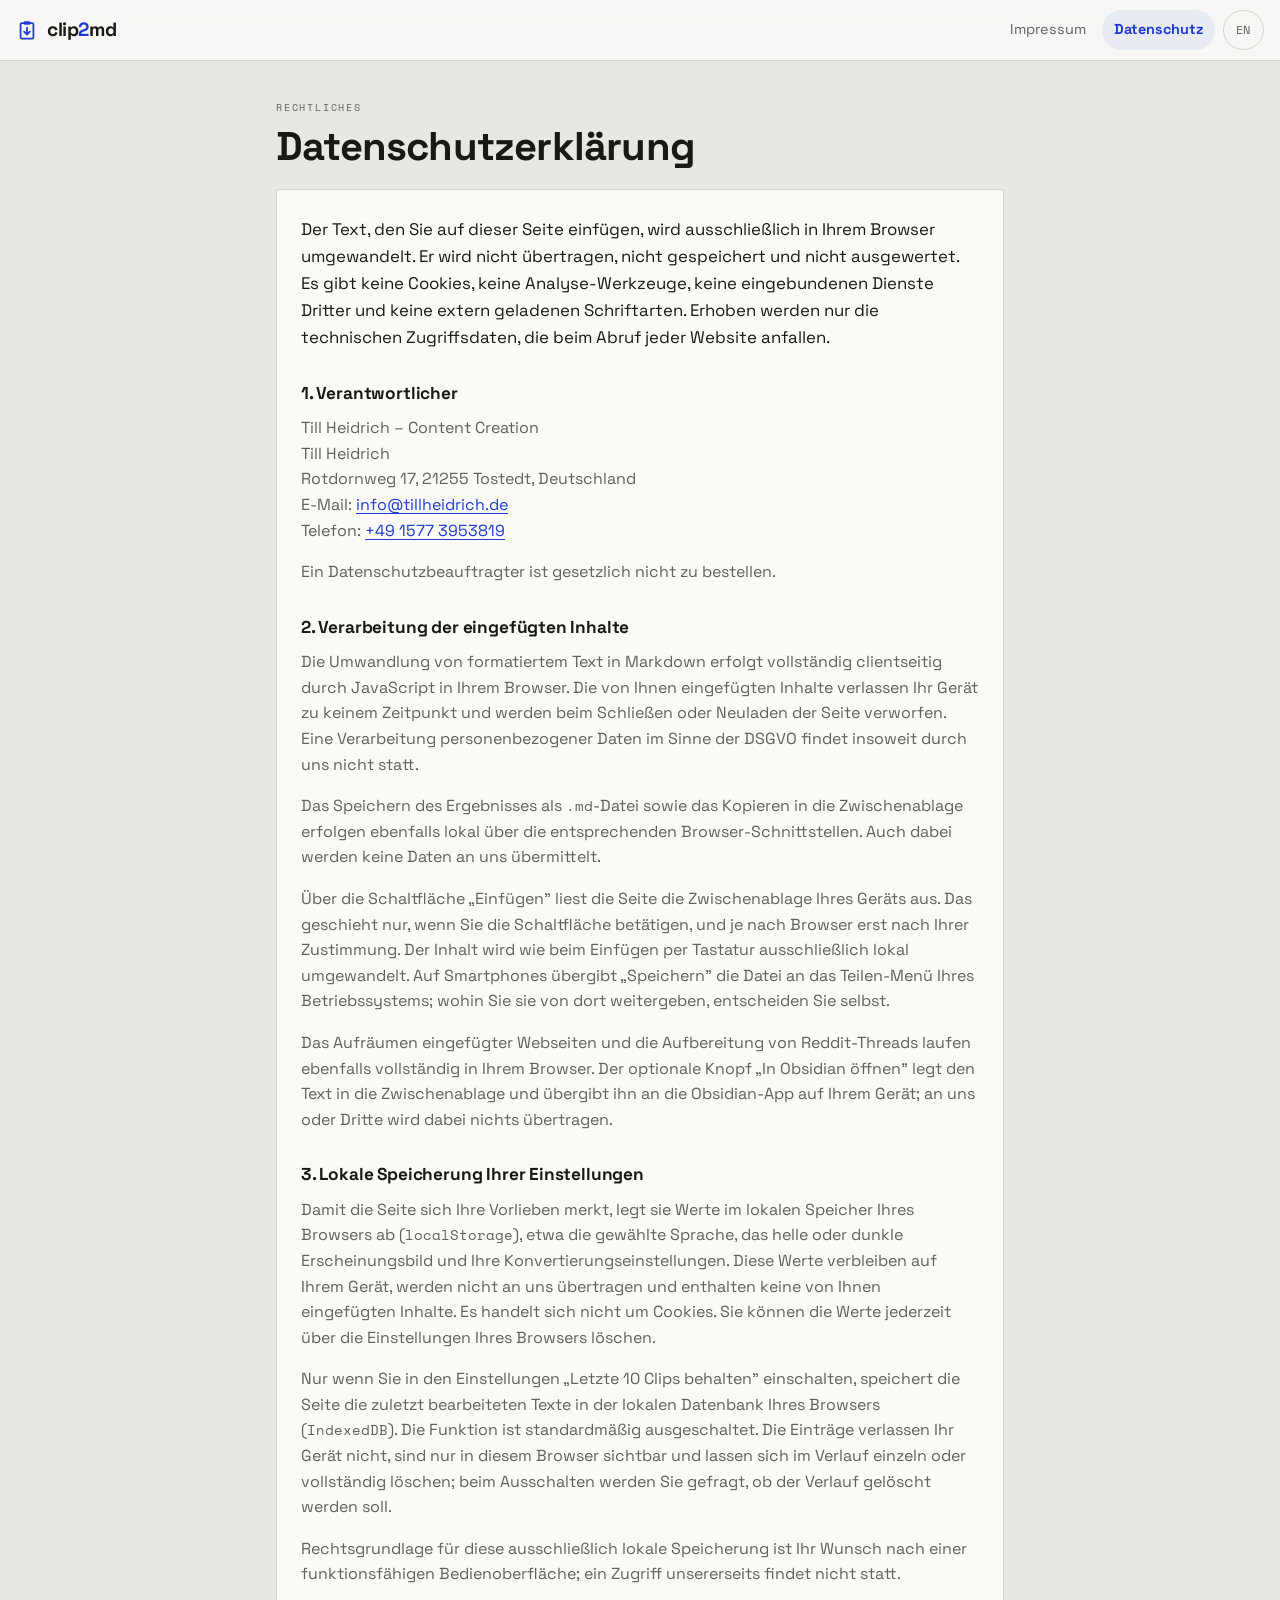
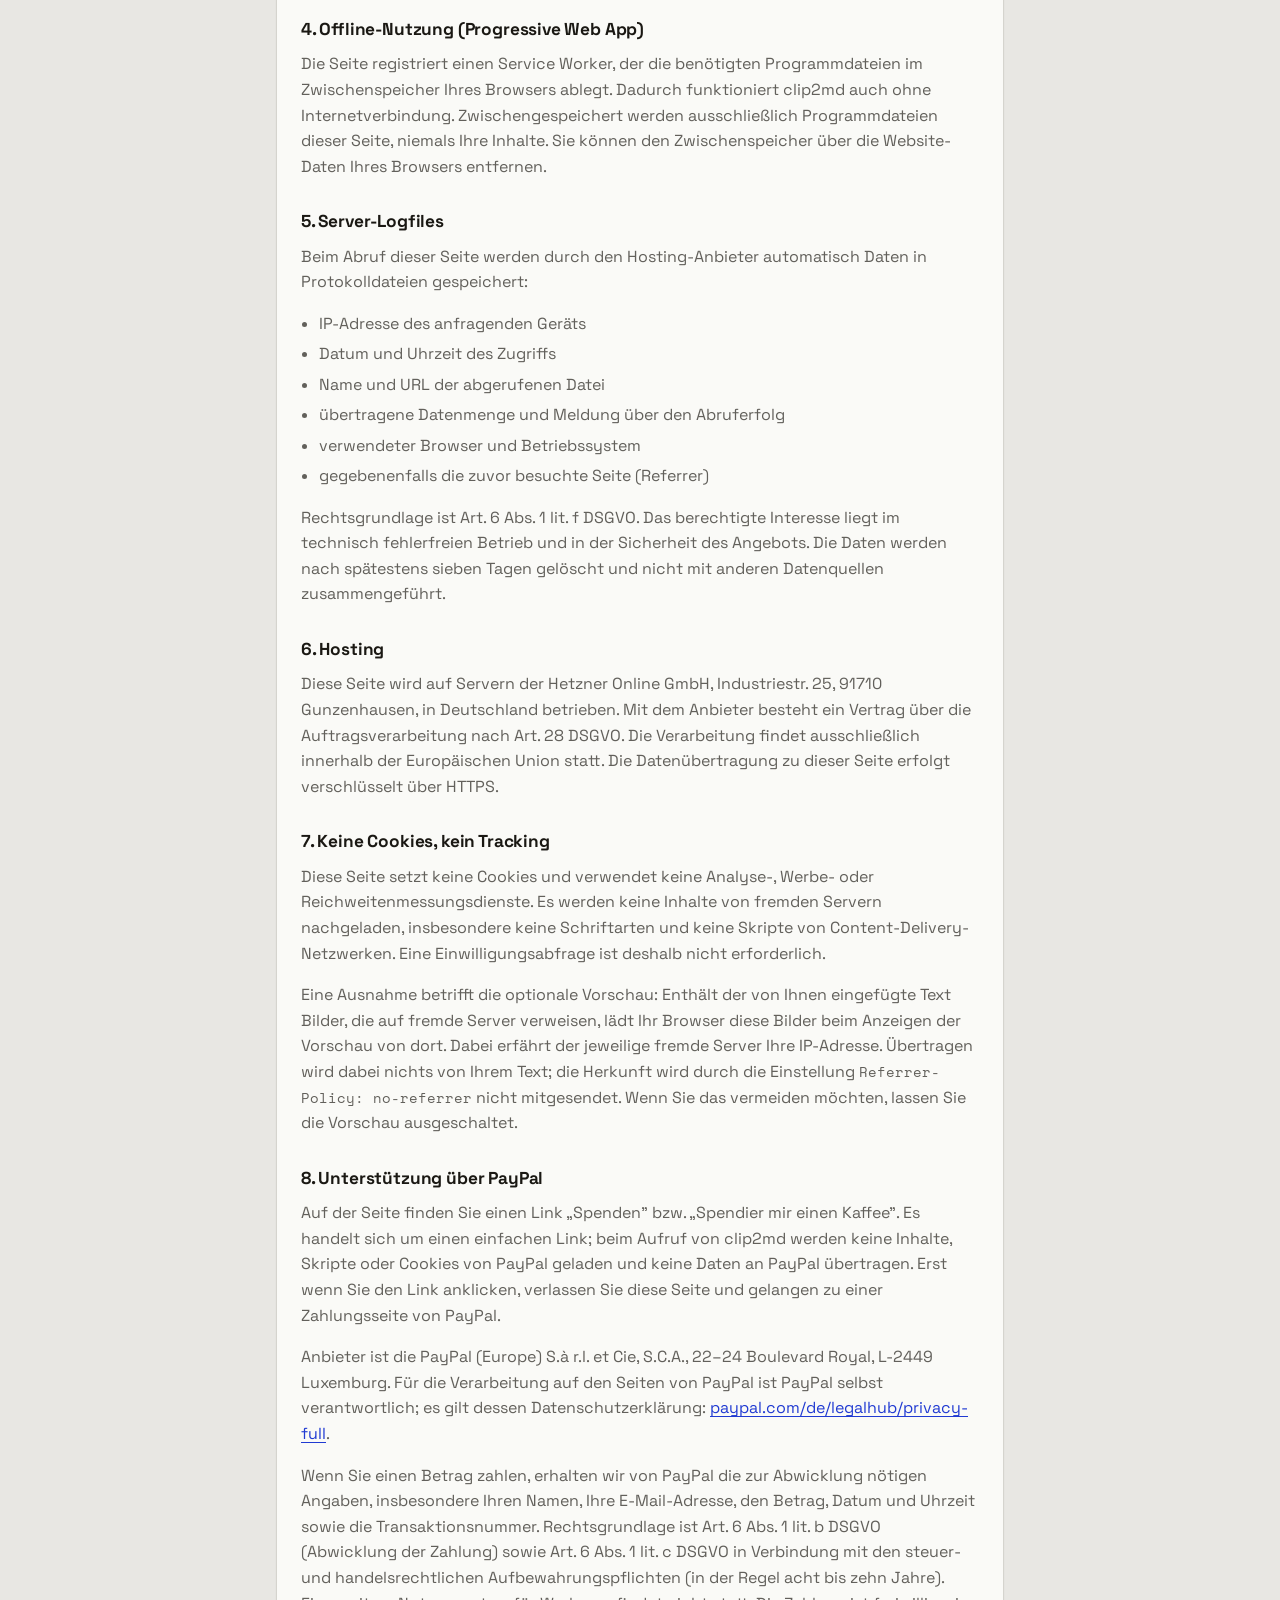
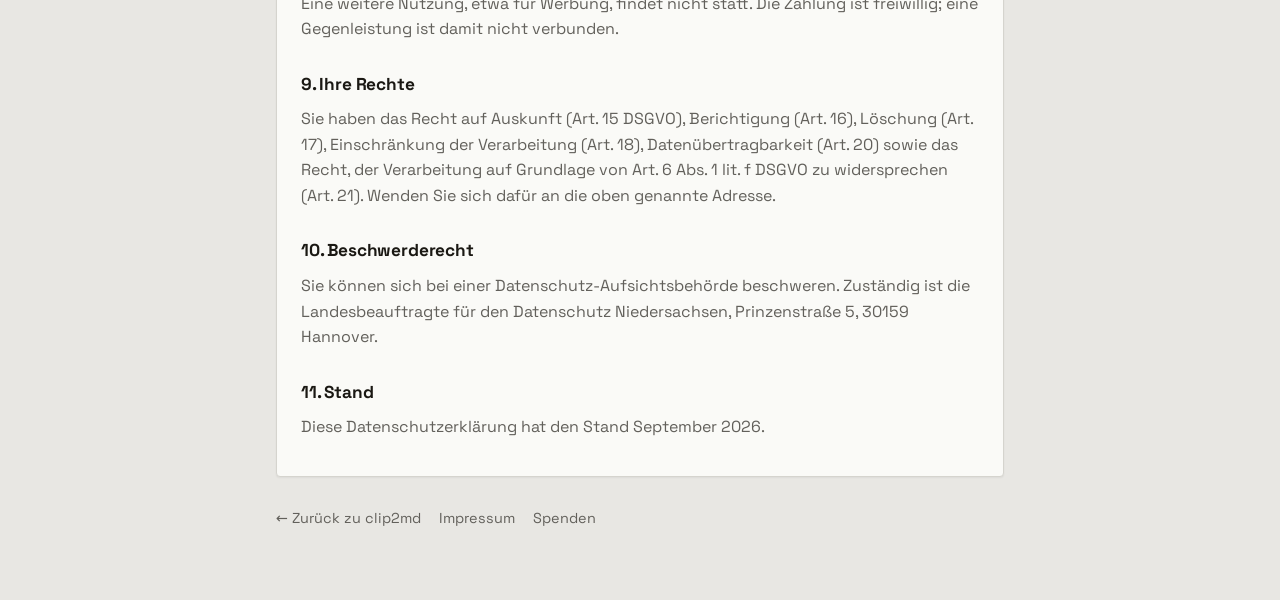
<file: datenschutz.html>
<!DOCTYPE html>
<html lang="de">
<head>
<meta charset="UTF-8" />
<meta name="viewport" content="width=device-width, initial-scale=1, viewport-fit=cover" />
<meta name="robots" content="noindex" />
<meta name="theme-color" content="#EAEAE3" />
<title>Datenschutzerklärung — clip2md</title>
<link rel="icon" href="/icon.svg" type="image/svg+xml" />
<link rel="stylesheet" href="/legal.css" />
<link rel="alternate" hreflang="de" href="https://clip2md.heidrich-digital.de/datenschutz.html" />
<link rel="alternate" hreflang="en" href="https://clip2md.heidrich-digital.de/privacy.html" />
<script>
  try { var th = JSON.parse(localStorage.getItem('clip2md:theme')); if (th === 'dark' || (th === null && matchMedia('(prefers-color-scheme: dark)').matches)) document.documentElement.setAttribute('data-theme','dark'); } catch (e) {}
</script>
</head>
<body>
  <header class="topbar">
    <a class="brand" href="/"><svg viewBox="0 0 24 24" aria-hidden="true"><g fill="none" stroke="currentColor" stroke-width="1.9" stroke-linecap="round" stroke-linejoin="round"><rect x="5" y="4.5" width="14" height="17" rx="1.5"/><path d="M12 9.5v7.5M8.8 13.8 12 17l3.2-3.2"/></g><rect x="8.6" y="2.4" width="6.8" height="3.8" rx="1" fill="currentColor"/></svg><span>clip<span class="two">2</span>md</span></a>
    <nav>
      <a href="/impressum.html">Impressum</a>
      <a href="/datenschutz.html" aria-current="page">Datenschutz</a>
      <a class="lang" href="/privacy.html" hreflang="en" lang="en" title="English">EN</a>
    </nav>
  </header>

  <main class="legal">
    <span class="mono-label">Rechtliches</span>
    <h1>Datenschutzerklärung</h1>
    <div class="card">


    <p class="intro">
      Der Text, den Sie auf dieser Seite einfügen, wird ausschließlich in Ihrem Browser
      umgewandelt. Er wird nicht übertragen, nicht gespeichert und nicht ausgewertet. Es gibt
      keine Cookies, keine Analyse-Werkzeuge, keine eingebundenen Dienste Dritter und keine
      extern geladenen Schriftarten. Erhoben werden nur die technischen Zugriffsdaten, die beim
      Abruf jeder Website anfallen.
    </p>

    <h2>1. Verantwortlicher</h2>
    <p>
      Till Heidrich – Content Creation<br />
      Till Heidrich<br />
      Rotdornweg 17, 21255 Tostedt, Deutschland<br />
      E-Mail: <a href="mailto:info@tillheidrich.de">info@tillheidrich.de</a><br />
      Telefon: <a href="tel:+4915773953819">+49 1577 3953819</a>
    </p>
    <p>Ein Datenschutzbeauftragter ist gesetzlich nicht zu bestellen.</p>

    <h2>2. Verarbeitung der eingefügten Inhalte</h2>
    <p>
      Die Umwandlung von formatiertem Text in Markdown erfolgt vollständig clientseitig durch
      JavaScript in Ihrem Browser. Die von Ihnen eingefügten Inhalte verlassen Ihr Gerät zu
      keinem Zeitpunkt und werden beim Schließen oder Neuladen der Seite verworfen. Eine
      Verarbeitung personenbezogener Daten im Sinne der DSGVO findet insoweit durch uns nicht
      statt.
    </p>
    <p>
      Das Speichern des Ergebnisses als <code>.md</code>-Datei sowie das Kopieren in die
      Zwischenablage erfolgen ebenfalls lokal über die entsprechenden Browser-Schnittstellen.
      Auch dabei werden keine Daten an uns übermittelt.
    </p>
    <p>
      Über die Schaltfläche „Einfügen" liest die Seite die Zwischenablage Ihres Geräts aus. Das
      geschieht nur, wenn Sie die Schaltfläche betätigen, und je nach Browser erst nach Ihrer
      Zustimmung. Der Inhalt wird wie beim Einfügen per Tastatur ausschließlich lokal umgewandelt.
      Auf Smartphones übergibt „Speichern" die Datei an das Teilen-Menü Ihres Betriebssystems; wohin
      Sie sie von dort weitergeben, entscheiden Sie selbst.
    </p>
    <p>
      Das Aufräumen eingefügter Webseiten und die Aufbereitung von Reddit-Threads laufen ebenfalls
      vollständig in Ihrem Browser. Der optionale Knopf „In Obsidian öffnen" legt den Text in die
      Zwischenablage und übergibt ihn an die Obsidian-App auf Ihrem Gerät; an uns oder Dritte wird
      dabei nichts übertragen.
    </p>

    <h2>3. Lokale Speicherung Ihrer Einstellungen</h2>
    <p>
      Damit die Seite sich Ihre Vorlieben merkt, legt sie Werte im lokalen Speicher Ihres
      Browsers ab (<span class="mono">localStorage</span>), etwa die gewählte Sprache, das
      helle oder dunkle Erscheinungsbild und Ihre Konvertierungseinstellungen. Diese Werte
      verbleiben auf Ihrem Gerät, werden nicht an uns übertragen und enthalten keine von Ihnen
      eingefügten Inhalte. Es handelt sich nicht um Cookies. Sie können die Werte jederzeit über
      die Einstellungen Ihres Browsers löschen.
    </p>
    <p>
      Nur wenn Sie in den Einstellungen „Letzte 10 Clips behalten" einschalten, speichert die Seite
      die zuletzt bearbeiteten Texte in der lokalen Datenbank Ihres Browsers (<span class="mono">IndexedDB</span>).
      Die Funktion ist standardmäßig ausgeschaltet. Die Einträge verlassen Ihr Gerät nicht, sind nur in
      diesem Browser sichtbar und lassen sich im Verlauf einzeln oder vollständig löschen; beim
      Ausschalten werden Sie gefragt, ob der Verlauf gelöscht werden soll.
    </p>
    <p>
      Rechtsgrundlage für diese ausschließlich lokale Speicherung ist Ihr Wunsch nach einer
      funktionsfähigen Bedienoberfläche; ein Zugriff unsererseits findet nicht statt.
    </p>

    <h2>4. Offline-Nutzung (Progressive Web App)</h2>
    <p>
      Die Seite registriert einen Service Worker, der die benötigten Programmdateien im
      Zwischenspeicher Ihres Browsers ablegt. Dadurch funktioniert clip2md auch ohne
      Internetverbindung. Zwischengespeichert werden ausschließlich Programmdateien dieser
      Seite, niemals Ihre Inhalte. Sie können den Zwischenspeicher über die Website-Daten Ihres
      Browsers entfernen.
    </p>

    <h2>5. Server-Logfiles</h2>
    <p>
      Beim Abruf dieser Seite werden durch den Hosting-Anbieter automatisch Daten in
      Protokolldateien gespeichert:
    </p>
    <ul>
      <li>IP-Adresse des anfragenden Geräts</li>
      <li>Datum und Uhrzeit des Zugriffs</li>
      <li>Name und URL der abgerufenen Datei</li>
      <li>übertragene Datenmenge und Meldung über den Abruferfolg</li>
      <li>verwendeter Browser und Betriebssystem</li>
      <li>gegebenenfalls die zuvor besuchte Seite (Referrer)</li>
    </ul>
    <p>
      Rechtsgrundlage ist Art. 6 Abs. 1 lit. f DSGVO. Das berechtigte Interesse liegt im
      technisch fehlerfreien Betrieb und in der Sicherheit des Angebots. Die Daten werden nach
      spätestens sieben Tagen gelöscht und nicht mit anderen Datenquellen zusammengeführt.
    </p>

    <h2>6. Hosting</h2>
    <p>
      Diese Seite wird auf Servern der Hetzner Online GmbH, Industriestr. 25, 91710
      Gunzenhausen, in Deutschland betrieben. Mit dem Anbieter besteht ein Vertrag über die
      Auftragsverarbeitung nach Art. 28 DSGVO. Die Verarbeitung findet ausschließlich innerhalb
      der Europäischen Union statt. Die Datenübertragung zu dieser Seite erfolgt verschlüsselt
      über HTTPS.
    </p>

    <h2>7. Keine Cookies, kein Tracking</h2>
    <p>
      Diese Seite setzt keine Cookies und verwendet keine Analyse-, Werbe- oder
      Reichweitenmessungsdienste. Es werden keine Inhalte von fremden Servern nachgeladen,
      insbesondere keine Schriftarten und keine Skripte von Content-Delivery-Netzwerken. Eine
      Einwilligungsabfrage ist deshalb nicht erforderlich.
    </p>
    <p>
      Eine Ausnahme betrifft die optionale Vorschau: Enthält der von Ihnen eingefügte Text
      Bilder, die auf fremde Server verweisen, lädt Ihr Browser diese Bilder beim Anzeigen der
      Vorschau von dort. Dabei erfährt der jeweilige fremde Server Ihre IP-Adresse. Übertragen
      wird dabei nichts von Ihrem Text; die Herkunft wird durch die Einstellung
      <span class="mono">Referrer-Policy: no-referrer</span> nicht mitgesendet. Wenn Sie das
      vermeiden möchten, lassen Sie die Vorschau ausgeschaltet.
    </p>

    <h2>8. Unterstützung über PayPal</h2>
    <p>
      Auf der Seite finden Sie einen Link „Spenden" bzw. „Spendier mir einen Kaffee". Es handelt sich
      um einen einfachen Link; beim Aufruf von clip2md werden keine Inhalte, Skripte oder Cookies von
      PayPal geladen und keine Daten an PayPal übertragen. Erst wenn Sie den Link anklicken, verlassen
      Sie diese Seite und gelangen zu einer Zahlungsseite von PayPal.
    </p>
    <p>
      Anbieter ist die PayPal (Europe) S.à r.l. et Cie, S.C.A., 22–24 Boulevard Royal, L-2449
      Luxemburg. Für die Verarbeitung auf den Seiten von PayPal ist PayPal selbst verantwortlich; es
      gilt dessen Datenschutzerklärung:
      <a href="https://www.paypal.com/de/legalhub/privacy-full" rel="noopener nofollow">paypal.com/de/legalhub/privacy-full</a>.
    </p>
    <p>
      Wenn Sie einen Betrag zahlen, erhalten wir von PayPal die zur Abwicklung nötigen Angaben,
      insbesondere Ihren Namen, Ihre E-Mail-Adresse, den Betrag, Datum und Uhrzeit sowie die
      Transaktionsnummer. Rechtsgrundlage ist Art. 6 Abs. 1 lit. b DSGVO (Abwicklung der Zahlung)
      sowie Art. 6 Abs. 1 lit. c DSGVO in Verbindung mit den steuer- und handelsrechtlichen
      Aufbewahrungspflichten (in der Regel acht bis zehn Jahre). Eine weitere Nutzung, etwa für
      Werbung, findet nicht statt. Die Zahlung ist freiwillig; eine Gegenleistung ist damit nicht
      verbunden.
    </p>

    <h2>9. Ihre Rechte</h2>
    <p>
      Sie haben das Recht auf Auskunft (Art. 15 DSGVO), Berichtigung (Art. 16), Löschung
      (Art. 17), Einschränkung der Verarbeitung (Art. 18), Datenübertragbarkeit (Art. 20) sowie
      das Recht, der Verarbeitung auf Grundlage von Art. 6 Abs. 1 lit. f DSGVO zu widersprechen
      (Art. 21). Wenden Sie sich dafür an die oben genannte Adresse.
    </p>

    <h2>10. Beschwerderecht</h2>
    <p>
      Sie können sich bei einer Datenschutz-Aufsichtsbehörde beschweren. Zuständig ist die
      Landesbeauftragte für den Datenschutz Niedersachsen, Prinzenstraße 5, 30159 Hannover.
    </p>

    <h2>11. Stand</h2>
    <p>Diese Datenschutzerklärung hat den Stand September 2026.</p>

    </div>
    <div class="legal-foot">
      <a href="/">← Zurück zu clip2md</a>
      <a href="/impressum.html">Impressum</a>
      <a href="https://www.paypal.com/ncp/payment/54FPXDFBMP5TJ" target="_blank" rel="noopener nofollow">Spenden</a>
    </div>
  </main>
</body>
</html>
</file>
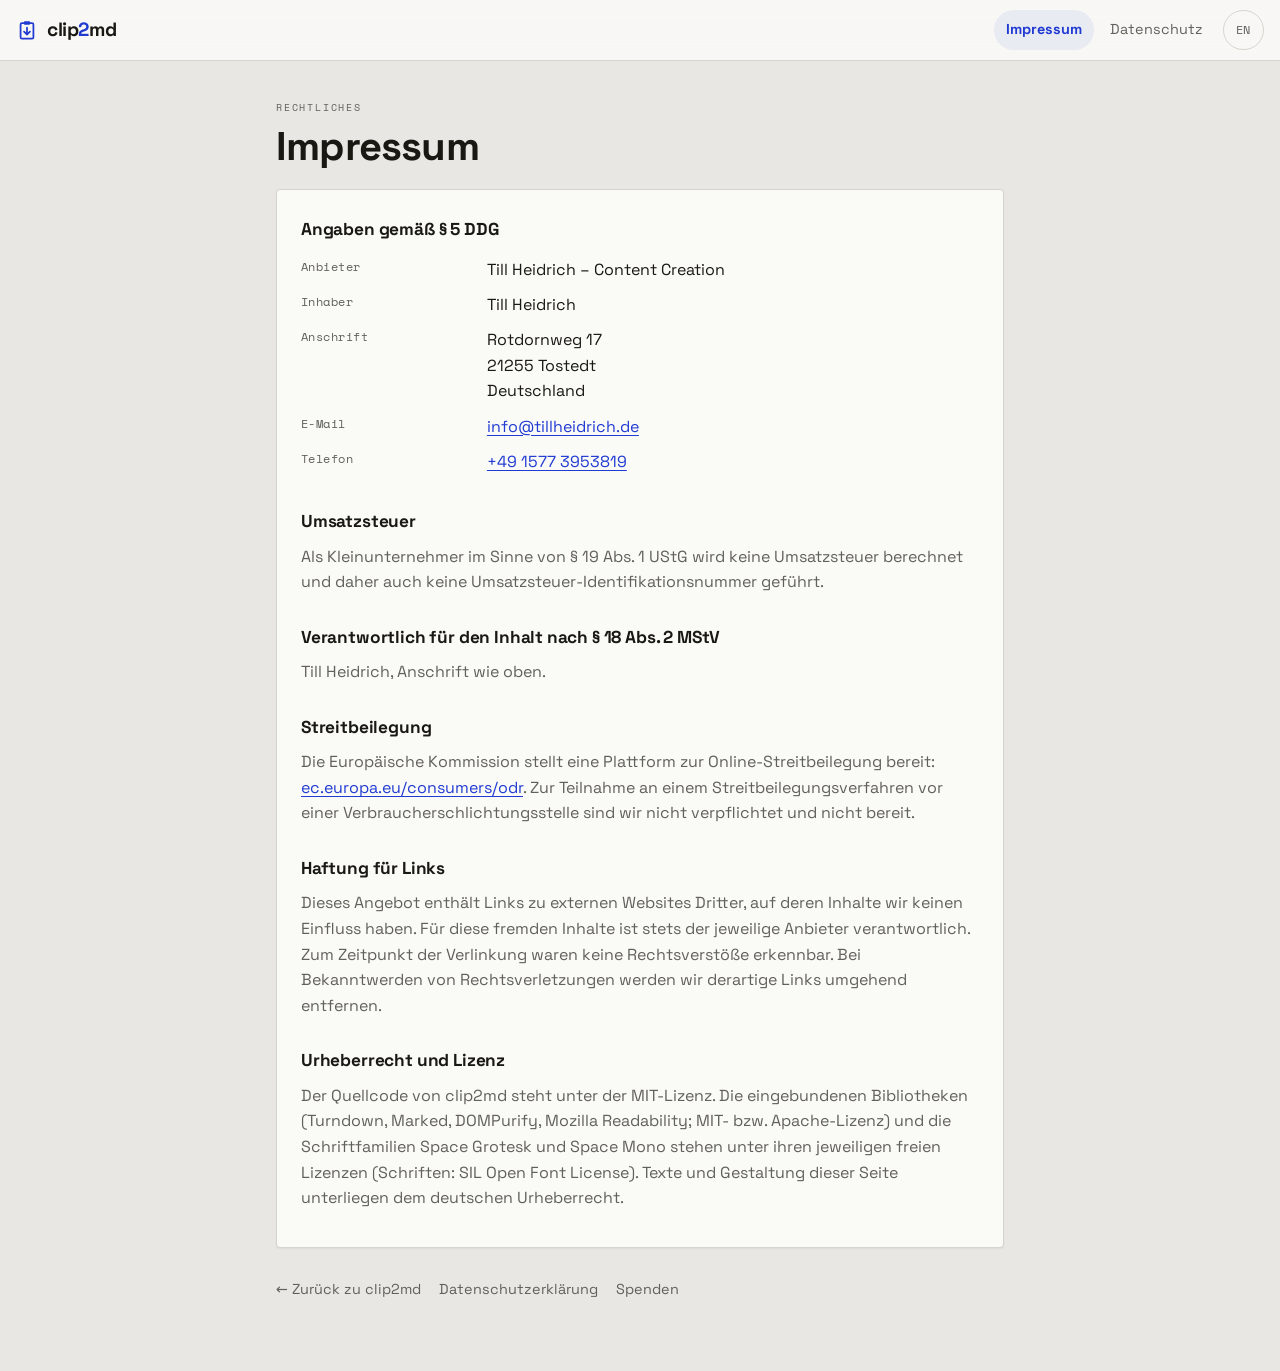
<file: impressum.html>
<!DOCTYPE html>
<html lang="de">
<head>
<meta charset="UTF-8" />
<meta name="viewport" content="width=device-width, initial-scale=1, viewport-fit=cover" />
<meta name="robots" content="noindex" />
<meta name="theme-color" content="#EAEAE3" />
<title>Impressum — clip2md</title>
<link rel="icon" href="/icon.svg" type="image/svg+xml" />
<link rel="stylesheet" href="/legal.css" />
<link rel="alternate" hreflang="de" href="https://clip2md.heidrich-digital.de/impressum.html" />
<link rel="alternate" hreflang="en" href="https://clip2md.heidrich-digital.de/imprint.html" />
<script>
  try { var th = JSON.parse(localStorage.getItem('clip2md:theme')); if (th === 'dark' || (th === null && matchMedia('(prefers-color-scheme: dark)').matches)) document.documentElement.setAttribute('data-theme','dark'); } catch (e) {}
</script>
</head>
<body>
  <header class="topbar">
    <a class="brand" href="/"><svg viewBox="0 0 24 24" aria-hidden="true"><g fill="none" stroke="currentColor" stroke-width="1.9" stroke-linecap="round" stroke-linejoin="round"><rect x="5" y="4.5" width="14" height="17" rx="1.5"/><path d="M12 9.5v7.5M8.8 13.8 12 17l3.2-3.2"/></g><rect x="8.6" y="2.4" width="6.8" height="3.8" rx="1" fill="currentColor"/></svg><span>clip<span class="two">2</span>md</span></a>
    <nav>
      <a href="/impressum.html" aria-current="page">Impressum</a>
      <a href="/datenschutz.html">Datenschutz</a>
      <a class="lang" href="/imprint.html" hreflang="en" lang="en" title="English">EN</a>
    </nav>
  </header>

  <main class="legal">
    <span class="mono-label">Rechtliches</span>
    <h1>Impressum</h1>
    <div class="card">


    <h2>Angaben gemäß § 5 DDG</h2>
    <table class="legal-table">
      <tbody>
        <tr><th>Anbieter</th><td>Till Heidrich – Content Creation</td></tr>
        <tr><th>Inhaber</th><td>Till Heidrich</td></tr>
        <tr><th>Anschrift</th><td>Rotdornweg 17<br />21255 Tostedt<br />Deutschland</td></tr>
        <tr><th>E-Mail</th><td><a href="mailto:info@tillheidrich.de">info@tillheidrich.de</a></td></tr>
        <tr><th>Telefon</th><td><a href="tel:+4915773953819">+49 1577 3953819</a></td></tr>
      </tbody>
    </table>

    <h2>Umsatzsteuer</h2>
    <p>
      Als Kleinunternehmer im Sinne von § 19 Abs. 1 UStG wird keine Umsatzsteuer
      berechnet und daher auch keine Umsatzsteuer-Identifikationsnummer geführt.
    </p>

    <h2>Verantwortlich für den Inhalt nach § 18 Abs. 2 MStV</h2>
    <p>Till Heidrich, Anschrift wie oben.</p>

    <h2>Streitbeilegung</h2>
    <p>
      Die Europäische Kommission stellt eine Plattform zur Online-Streitbeilegung bereit:
      <a href="https://ec.europa.eu/consumers/odr/" rel="nofollow noopener">ec.europa.eu/consumers/odr</a>.
      Zur Teilnahme an einem Streitbeilegungsverfahren vor einer Verbraucherschlichtungsstelle
      sind wir nicht verpflichtet und nicht bereit.
    </p>

    <h2>Haftung für Links</h2>
    <p>
      Dieses Angebot enthält Links zu externen Websites Dritter, auf deren Inhalte wir keinen
      Einfluss haben. Für diese fremden Inhalte ist stets der jeweilige Anbieter verantwortlich.
      Zum Zeitpunkt der Verlinkung waren keine Rechtsverstöße erkennbar. Bei Bekanntwerden von
      Rechtsverletzungen werden wir derartige Links umgehend entfernen.
    </p>

    <h2>Urheberrecht und Lizenz</h2>
    <p>
      Der Quellcode von clip2md steht unter der MIT-Lizenz. Die eingebundenen Bibliotheken
      (Turndown, Marked, DOMPurify, Mozilla Readability; MIT- bzw. Apache-Lizenz) und die Schriftfamilien Space Grotesk und Space Mono stehen unter ihren jeweiligen
      freien Lizenzen (Schriften: SIL Open Font License). Texte und Gestaltung dieser Seite unterliegen dem deutschen Urheberrecht.
    </p>

    </div>
    <div class="legal-foot">
      <a href="/">← Zurück zu clip2md</a>
      <a href="/datenschutz.html">Datenschutzerklärung</a>
      <a href="https://www.paypal.com/ncp/payment/54FPXDFBMP5TJ" target="_blank" rel="noopener nofollow">Spenden</a>
    </div>
  </main>
</body>
</html>
</file>
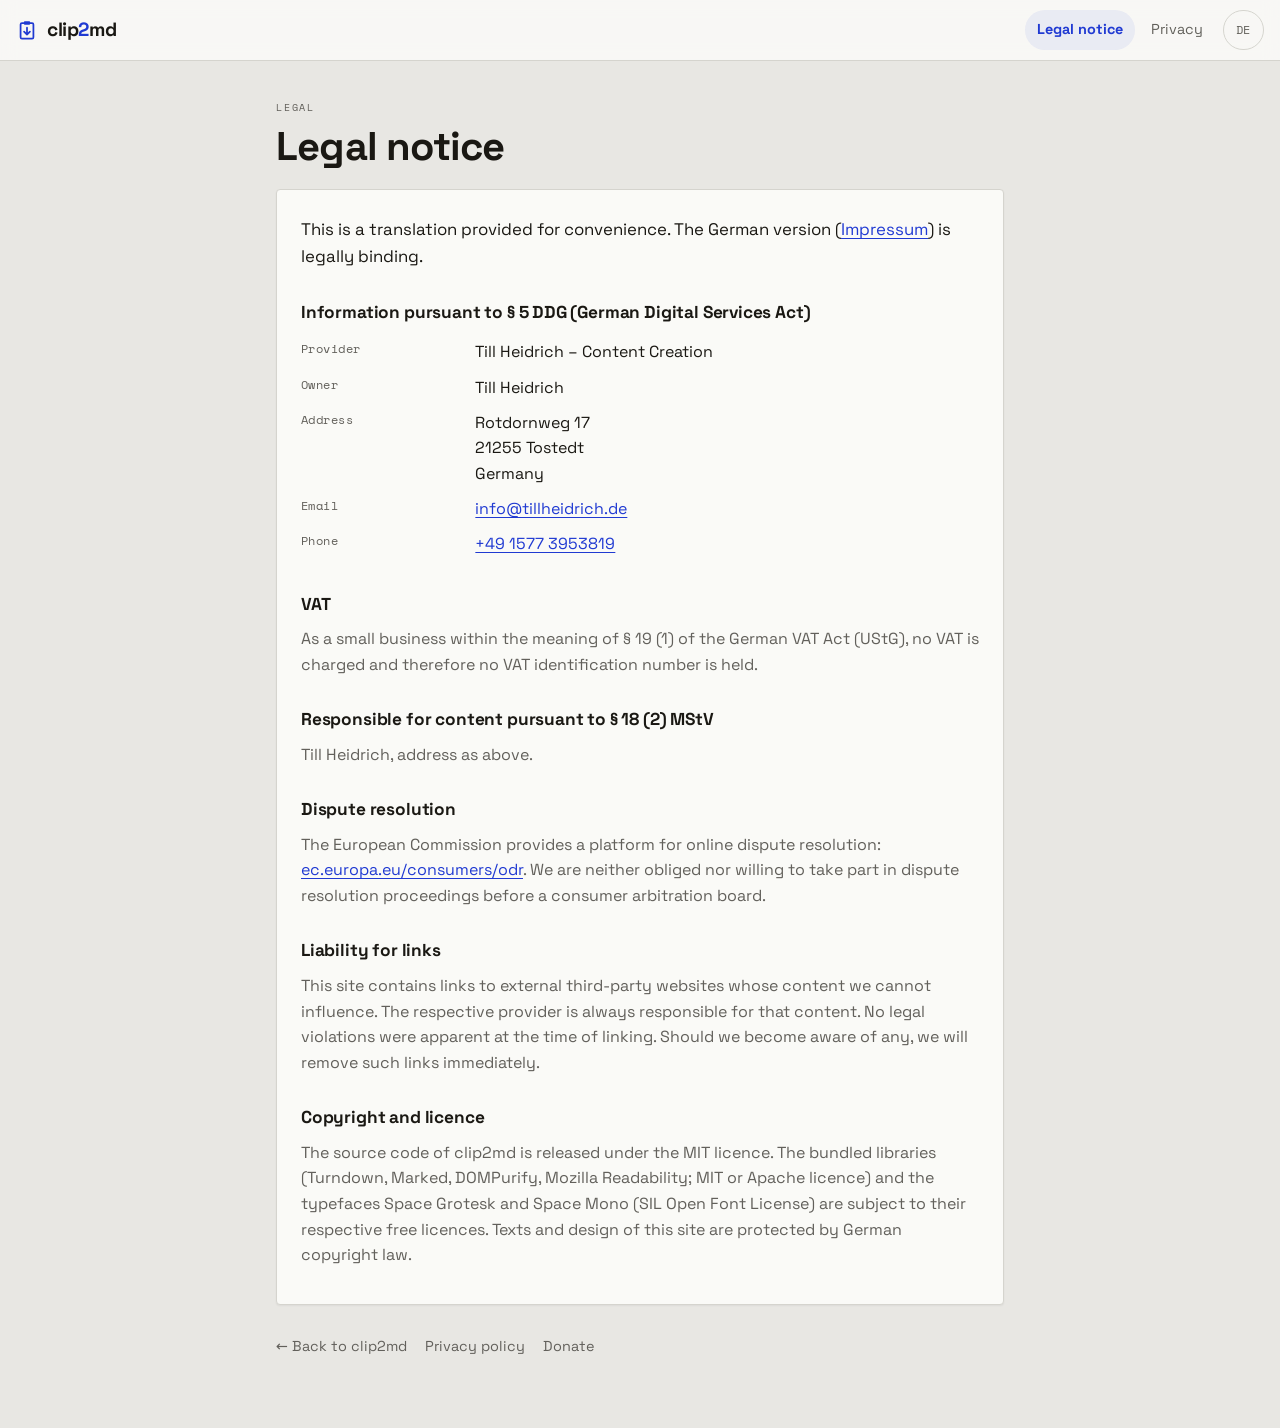
<file: imprint.html>
<!DOCTYPE html>
<html lang="en">
<head>
<meta charset="UTF-8" />
<meta name="viewport" content="width=device-width, initial-scale=1, viewport-fit=cover" />
<meta name="robots" content="noindex" />
<meta name="theme-color" content="#EAEAE3" />
<title>Legal notice — clip2md</title>
<link rel="icon" href="/icon.svg" type="image/svg+xml" />
<link rel="stylesheet" href="/legal.css" />
<link rel="alternate" hreflang="de" href="https://clip2md.heidrich-digital.de/impressum.html" />
<link rel="alternate" hreflang="en" href="https://clip2md.heidrich-digital.de/imprint.html" />
<script>
  try { var th = JSON.parse(localStorage.getItem('clip2md:theme')); if (th === 'dark' || (th === null && matchMedia('(prefers-color-scheme: dark)').matches)) document.documentElement.setAttribute('data-theme','dark'); } catch (e) {}
</script>
</head>
<body>
  <header class="topbar">
    <a class="brand" href="/"><svg viewBox="0 0 24 24" aria-hidden="true"><g fill="none" stroke="currentColor" stroke-width="1.9" stroke-linecap="round" stroke-linejoin="round"><rect x="5" y="4.5" width="14" height="17" rx="1.5"/><path d="M12 9.5v7.5M8.8 13.8 12 17l3.2-3.2"/></g><rect x="8.6" y="2.4" width="6.8" height="3.8" rx="1" fill="currentColor"/></svg><span>clip<span class="two">2</span>md</span></a>
    <nav>
      <a href="/imprint.html" aria-current="page">Legal notice</a>
      <a href="/privacy.html">Privacy</a>
      <a class="lang" href="/impressum.html" hreflang="de" lang="de" title="Deutsch">DE</a>
    </nav>
  </header>

  <main class="legal">
    <span class="mono-label">Legal</span>
    <h1>Legal notice</h1>
    <div class="card">
    <p class="intro">This is a translation provided for convenience. The German version (<a href="/impressum.html">Impressum</a>) is legally binding.</p>

    <h2>Information pursuant to § 5 DDG (German Digital Services Act)</h2>
    <table class="legal-table">
      <tbody>
        <tr><th>Provider</th><td>Till Heidrich – Content Creation</td></tr>
        <tr><th>Owner</th><td>Till Heidrich</td></tr>
        <tr><th>Address</th><td>Rotdornweg 17<br />21255 Tostedt<br />Germany</td></tr>
        <tr><th>Email</th><td><a href="mailto:info@tillheidrich.de">info@tillheidrich.de</a></td></tr>
        <tr><th>Phone</th><td><a href="tel:+4915773953819">+49 1577 3953819</a></td></tr>
      </tbody>
    </table>

    <h2>VAT</h2>
    <p>
      As a small business within the meaning of § 19 (1) of the German VAT Act (UStG), no VAT is
      charged and therefore no VAT identification number is held.
    </p>

    <h2>Responsible for content pursuant to § 18 (2) MStV</h2>
    <p>Till Heidrich, address as above.</p>

    <h2>Dispute resolution</h2>
    <p>
      The European Commission provides a platform for online dispute resolution:
      <a href="https://ec.europa.eu/consumers/odr/" rel="nofollow noopener">ec.europa.eu/consumers/odr</a>.
      We are neither obliged nor willing to take part in dispute resolution proceedings before a
      consumer arbitration board.
    </p>

    <h2>Liability for links</h2>
    <p>
      This site contains links to external third-party websites whose content we cannot influence.
      The respective provider is always responsible for that content. No legal violations were
      apparent at the time of linking. Should we become aware of any, we will remove such links
      immediately.
    </p>

    <h2>Copyright and licence</h2>
    <p>
      The source code of clip2md is released under the MIT licence. The bundled libraries
      (Turndown, Marked, DOMPurify, Mozilla Readability; MIT or Apache licence) and the typefaces
      Space Grotesk and Space Mono (SIL Open Font License) are subject to their respective free
      licences. Texts and design of this site are protected by German copyright law.
    </p>

    </div>
    <div class="legal-foot">
      <a href="/">← Back to clip2md</a>
      <a href="/privacy.html">Privacy policy</a>
      <a href="https://www.paypal.com/ncp/payment/54FPXDFBMP5TJ" target="_blank" rel="noopener nofollow">Donate</a>
    </div>
  </main>
</body>
</html>
</file>
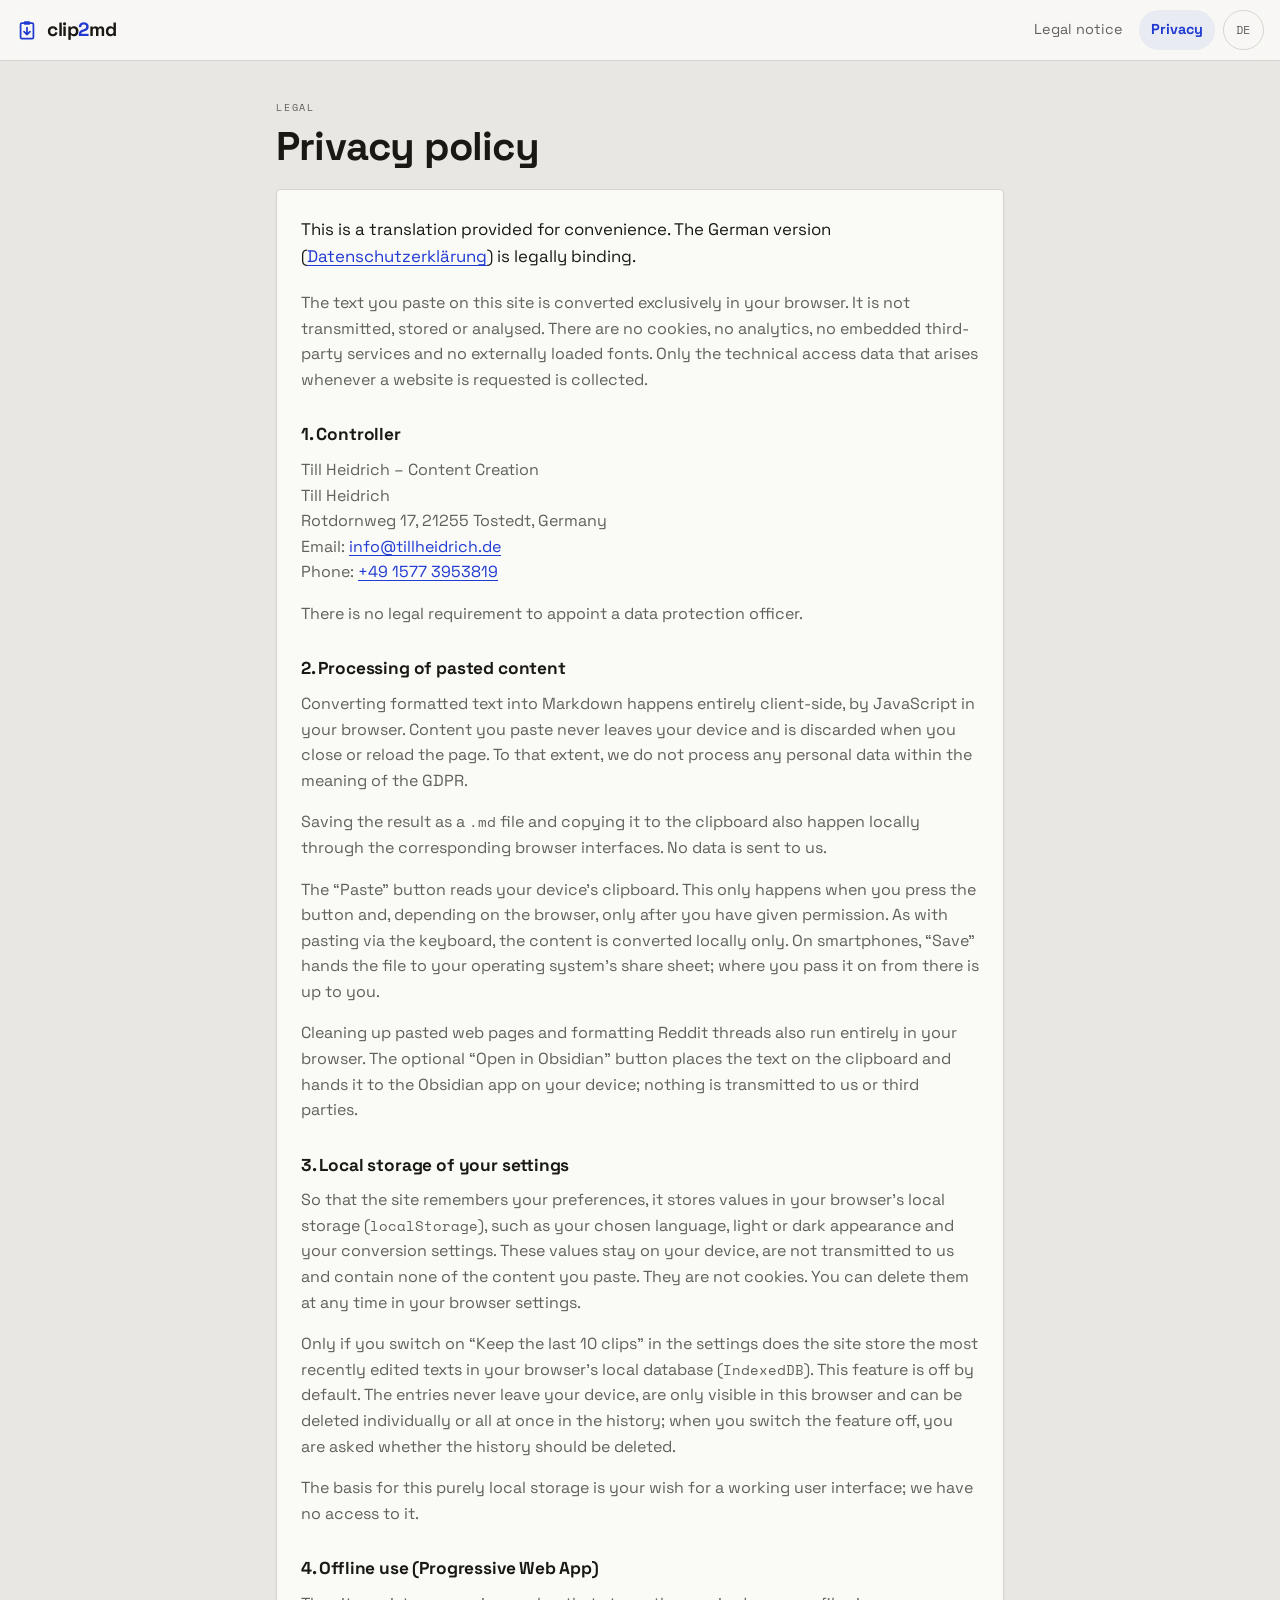
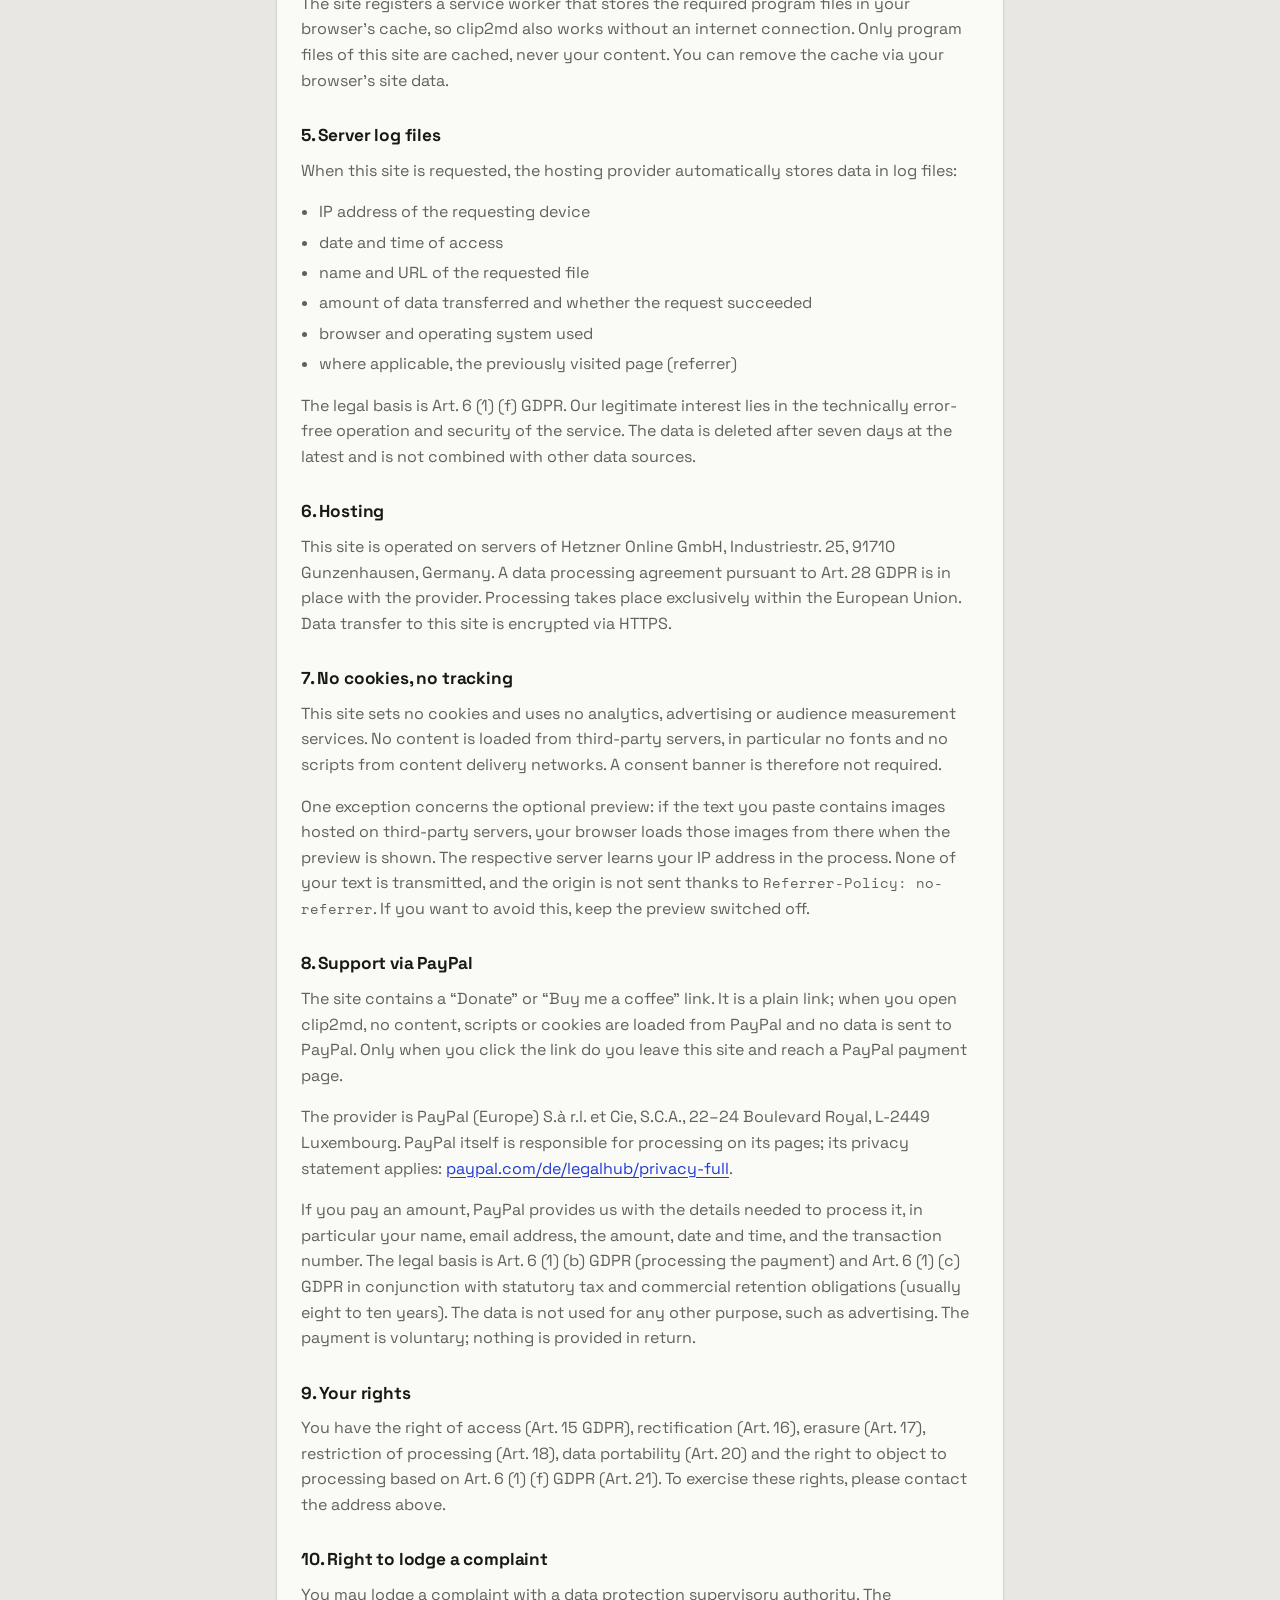
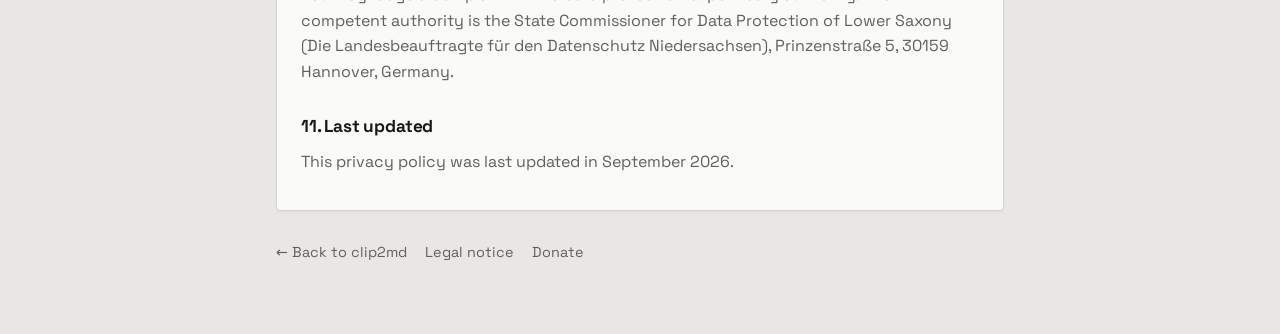
<file: privacy.html>
<!DOCTYPE html>
<html lang="en">
<head>
<meta charset="UTF-8" />
<meta name="viewport" content="width=device-width, initial-scale=1, viewport-fit=cover" />
<meta name="robots" content="noindex" />
<meta name="theme-color" content="#EAEAE3" />
<title>Privacy policy — clip2md</title>
<link rel="icon" href="/icon.svg" type="image/svg+xml" />
<link rel="stylesheet" href="/legal.css" />
<link rel="alternate" hreflang="de" href="https://clip2md.heidrich-digital.de/datenschutz.html" />
<link rel="alternate" hreflang="en" href="https://clip2md.heidrich-digital.de/privacy.html" />
<script>
  try { var th = JSON.parse(localStorage.getItem('clip2md:theme')); if (th === 'dark' || (th === null && matchMedia('(prefers-color-scheme: dark)').matches)) document.documentElement.setAttribute('data-theme','dark'); } catch (e) {}
</script>
</head>
<body>
  <header class="topbar">
    <a class="brand" href="/"><svg viewBox="0 0 24 24" aria-hidden="true"><g fill="none" stroke="currentColor" stroke-width="1.9" stroke-linecap="round" stroke-linejoin="round"><rect x="5" y="4.5" width="14" height="17" rx="1.5"/><path d="M12 9.5v7.5M8.8 13.8 12 17l3.2-3.2"/></g><rect x="8.6" y="2.4" width="6.8" height="3.8" rx="1" fill="currentColor"/></svg><span>clip<span class="two">2</span>md</span></a>
    <nav>
      <a href="/imprint.html">Legal notice</a>
      <a href="/privacy.html" aria-current="page">Privacy</a>
      <a class="lang" href="/datenschutz.html" hreflang="de" lang="de" title="Deutsch">DE</a>
    </nav>
  </header>

  <main class="legal">
    <span class="mono-label">Legal</span>
    <h1>Privacy policy</h1>
    <div class="card">
    <p class="intro">This is a translation provided for convenience. The German version (<a href="/datenschutz.html">Datenschutzerklärung</a>) is legally binding.</p>

    <p>
      The text you paste on this site is converted exclusively in your browser. It is not
      transmitted, stored or analysed. There are no cookies, no analytics, no embedded third-party
      services and no externally loaded fonts. Only the technical access data that arises whenever a
      website is requested is collected.
    </p>

    <h2>1. Controller</h2>
    <p>
      Till Heidrich – Content Creation<br />
      Till Heidrich<br />
      Rotdornweg 17, 21255 Tostedt, Germany<br />
      Email: <a href="mailto:info@tillheidrich.de">info@tillheidrich.de</a><br />
      Phone: <a href="tel:+4915773953819">+49 1577 3953819</a>
    </p>
    <p>There is no legal requirement to appoint a data protection officer.</p>

    <h2>2. Processing of pasted content</h2>
    <p>
      Converting formatted text into Markdown happens entirely client-side, by JavaScript in your
      browser. Content you paste never leaves your device and is discarded when you close or reload
      the page. To that extent, we do not process any personal data within the meaning of the GDPR.
    </p>
    <p>
      Saving the result as a <code>.md</code> file and copying it to the clipboard also happen locally
      through the corresponding browser interfaces. No data is sent to us.
    </p>
    <p>
      The “Paste” button reads your device's clipboard. This only happens when you press the button
      and, depending on the browser, only after you have given permission. As with pasting via the
      keyboard, the content is converted locally only. On smartphones, “Save” hands the file to your
      operating system's share sheet; where you pass it on from there is up to you.
    </p>
    <p>
      Cleaning up pasted web pages and formatting Reddit threads also run entirely in your browser.
      The optional “Open in Obsidian” button places the text on the clipboard and hands it to the
      Obsidian app on your device; nothing is transmitted to us or third parties.
    </p>

    <h2>3. Local storage of your settings</h2>
    <p>
      So that the site remembers your preferences, it stores values in your browser's local storage
      (<span class="mono">localStorage</span>), such as your chosen language, light or dark
      appearance and your conversion settings. These values stay on your device, are not transmitted
      to us and contain none of the content you paste. They are not cookies. You can delete them at
      any time in your browser settings.
    </p>
    <p>
      Only if you switch on “Keep the last 10 clips” in the settings does the site store the most
      recently edited texts in your browser's local database (<span class="mono">IndexedDB</span>).
      This feature is off by default. The entries never leave your device, are only visible in this
      browser and can be deleted individually or all at once in the history; when you switch the
      feature off, you are asked whether the history should be deleted.
    </p>
    <p>
      The basis for this purely local storage is your wish for a working user interface; we have no
      access to it.
    </p>

    <h2>4. Offline use (Progressive Web App)</h2>
    <p>
      The site registers a service worker that stores the required program files in your browser's
      cache, so clip2md also works without an internet connection. Only program files of this site
      are cached, never your content. You can remove the cache via your browser's site data.
    </p>

    <h2>5. Server log files</h2>
    <p>When this site is requested, the hosting provider automatically stores data in log files:</p>
    <ul>
      <li>IP address of the requesting device</li>
      <li>date and time of access</li>
      <li>name and URL of the requested file</li>
      <li>amount of data transferred and whether the request succeeded</li>
      <li>browser and operating system used</li>
      <li>where applicable, the previously visited page (referrer)</li>
    </ul>
    <p>
      The legal basis is Art. 6 (1) (f) GDPR. Our legitimate interest lies in the technically
      error-free operation and security of the service. The data is deleted after seven days at the
      latest and is not combined with other data sources.
    </p>

    <h2>6. Hosting</h2>
    <p>
      This site is operated on servers of Hetzner Online GmbH, Industriestr. 25, 91710 Gunzenhausen,
      Germany. A data processing agreement pursuant to Art. 28 GDPR is in place with the provider.
      Processing takes place exclusively within the European Union. Data transfer to this site is
      encrypted via HTTPS.
    </p>

    <h2>7. No cookies, no tracking</h2>
    <p>
      This site sets no cookies and uses no analytics, advertising or audience measurement services.
      No content is loaded from third-party servers, in particular no fonts and no scripts from
      content delivery networks. A consent banner is therefore not required.
    </p>
    <p>
      One exception concerns the optional preview: if the text you paste contains images hosted on
      third-party servers, your browser loads those images from there when the preview is shown. The
      respective server learns your IP address in the process. None of your text is transmitted, and
      the origin is not sent thanks to <span class="mono">Referrer-Policy: no-referrer</span>. If you
      want to avoid this, keep the preview switched off.
    </p>

    <h2>8. Support via PayPal</h2>
    <p>
      The site contains a “Donate” or “Buy me a coffee” link. It is a plain link; when you open
      clip2md, no content, scripts or cookies are loaded from PayPal and no data is sent to PayPal.
      Only when you click the link do you leave this site and reach a PayPal payment page.
    </p>
    <p>
      The provider is PayPal (Europe) S.à r.l. et Cie, S.C.A., 22–24 Boulevard Royal, L-2449
      Luxembourg. PayPal itself is responsible for processing on its pages; its privacy statement
      applies:
      <a href="https://www.paypal.com/de/legalhub/privacy-full" rel="noopener nofollow">paypal.com/de/legalhub/privacy-full</a>.
    </p>
    <p>
      If you pay an amount, PayPal provides us with the details needed to process it, in particular
      your name, email address, the amount, date and time, and the transaction number. The legal basis
      is Art. 6 (1) (b) GDPR (processing the payment) and Art. 6 (1) (c) GDPR in conjunction with
      statutory tax and commercial retention obligations (usually eight to ten years). The data is not
      used for any other purpose, such as advertising. The payment is voluntary; nothing is provided
      in return.
    </p>

    <h2>9. Your rights</h2>
    <p>
      You have the right of access (Art. 15 GDPR), rectification (Art. 16), erasure (Art. 17),
      restriction of processing (Art. 18), data portability (Art. 20) and the right to object to
      processing based on Art. 6 (1) (f) GDPR (Art. 21). To exercise these rights, please contact the
      address above.
    </p>

    <h2>10. Right to lodge a complaint</h2>
    <p>
      You may lodge a complaint with a data protection supervisory authority. The competent authority
      is the State Commissioner for Data Protection of Lower Saxony (Die Landesbeauftragte für den
      Datenschutz Niedersachsen), Prinzenstraße 5, 30159 Hannover, Germany.
    </p>

    <h2>11. Last updated</h2>
    <p>This privacy policy was last updated in September 2026.</p>

    </div>
    <div class="legal-foot">
      <a href="/">← Back to clip2md</a>
      <a href="/imprint.html">Legal notice</a>
      <a href="https://www.paypal.com/ncp/payment/54FPXDFBMP5TJ" target="_blank" rel="noopener nofollow">Donate</a>
    </div>
  </main>
</body>
</html>
</file>
<file: legal.css>
@font-face { font-family: "Space Grotesk"; src: url("/vendor/fonts/space-grotesk-latin-400-normal.woff2") format("woff2"); font-weight: 400; font-display: swap; }
@font-face { font-family: "Space Grotesk"; src: url("/vendor/fonts/space-grotesk-latin-700-normal.woff2") format("woff2"); font-weight: 700; font-display: swap; }
@font-face { font-family: "Space Mono"; src: url("/vendor/fonts/space-mono-latin-400-normal.woff2") format("woff2"); font-weight: 400; font-display: swap; }

:root {
  --paper: oklch(92.8% 0.005 95); --card: oklch(98.4% 0.004 95); --tint: oklch(95.6% 0.005 95);
  --line: oklch(86.8% 0.007 95); --mark: oklch(70% 0.006 95);
  --ink: oklch(21% 0.01 95); --ink-soft: oklch(49% 0.008 95);
  --accent: oklch(45% 0.23 267); --accent-2: oklch(38% 0.21 267); --accent-bg: oklch(45% 0.23 267 / 0.07); --on-accent: #fff;
  --radius: 4px; --shadow: 0 1px 2px oklch(21% 0.01 95 / 0.05);
  --sans: "Space Grotesk", system-ui, -apple-system, sans-serif;
  --mono: "Space Mono", ui-monospace, Menlo, monospace;
}
[data-theme="dark"] {
  --paper: oklch(17.5% 0.01 267); --card: oklch(21% 0.012 267); --tint: oklch(24% 0.014 267);
  --line: oklch(31% 0.015 267); --mark: oklch(52% 0.012 267);
  --ink: oklch(94% 0.005 95); --ink-soft: oklch(72% 0.01 95);
  --accent: oklch(70% 0.15 267); --accent-2: oklch(79% 0.12 267); --accent-bg: oklch(70% 0.15 267 / 0.14); --on-accent: oklch(17% 0.03 267);
  --shadow: 0 1px 2px oklch(0% 0 0 / 0.3);
}
*, *::before, *::after { box-sizing: border-box; }
html { -webkit-text-size-adjust: 100%; }
body { margin: 0; background: var(--paper); color: var(--ink); font-family: var(--sans); font-size: 16px; line-height: 1.6;
  -webkit-font-smoothing: antialiased; padding-left: env(safe-area-inset-left); padding-right: env(safe-area-inset-right); }
a { color: var(--accent); text-underline-offset: 3px; }
a:hover { color: var(--accent-2); }
:focus-visible { outline: 2px solid var(--accent); outline-offset: 2px; }

.topbar { position: sticky; top: 0; z-index: 10; display: flex; align-items: center; gap: 12px;
  padding: calc(10px + env(safe-area-inset-top)) 16px 10px; border-bottom: 1px solid var(--line);
  background: color-mix(in oklab, var(--card) 88%, transparent); backdrop-filter: blur(8px); -webkit-backdrop-filter: blur(8px); }
.brand { display: inline-flex; align-items: center; gap: 9px; color: var(--ink); text-decoration: none; font-weight: 700; font-size: 1.2rem; letter-spacing: -0.02em; }
.brand:hover { color: var(--ink); }
.brand svg { width: 22px; height: 22px; color: var(--accent); }
.brand .two { color: var(--accent); }
.topbar nav { margin-left: auto; display: flex; gap: 4px; flex-wrap: wrap; }
.topbar nav a { min-height: 40px; display: inline-flex; align-items: center; padding: 0 12px; border-radius: 999px; color: var(--ink-soft); text-decoration: none; font-size: 0.9rem; }
.topbar nav a:hover { color: var(--ink); background: var(--tint); }
.topbar nav a[aria-current="page"] { color: var(--accent); background: var(--accent-bg); font-weight: 700; }

main.legal { max-width: 760px; margin: 0 auto; padding: 32px 16px calc(64px + env(safe-area-inset-bottom)); }
.mono-label { font-family: var(--mono); font-size: 10px; letter-spacing: 0.18em; text-transform: uppercase; color: var(--ink-soft); }
h1 { font-size: clamp(1.9rem, 1.5rem + 1.6vw, 2.5rem); letter-spacing: -0.02em; line-height: 1.12; margin: 6px 0 20px; }
.card { background: var(--card); border: 1px solid var(--line); border-radius: var(--radius); box-shadow: var(--shadow); padding: 8px 24px 20px; }
h2 { font-size: 1.08rem; letter-spacing: -0.01em; margin: 1.8rem 0 0.5rem; }
p { margin: 0 0 1em; color: var(--ink-soft); }
p.intro { color: var(--ink); font-size: 1.05rem; margin-bottom: 20px; }
ul { padding-left: 1.15rem; margin: 0 0 1em; color: var(--ink-soft); }
li { margin-bottom: 0.3em; }
code, .mono { font-family: var(--mono); font-size: 0.88em; }
table.legal-table { border-collapse: collapse; margin: 0 0 1em; width: 100%; }
table.legal-table th { text-align: left; font-weight: 400; color: var(--ink-soft); padding: 0.3rem 1.4rem 0.3rem 0; vertical-align: top; white-space: nowrap; font-family: var(--mono); font-size: 0.78rem; letter-spacing: .04em; }
table.legal-table td { padding: 0.3rem 0; vertical-align: top; overflow-wrap: anywhere; }
.legal-foot { margin-top: 24px; display: flex; gap: 8px 18px; flex-wrap: wrap; font-size: 0.9rem; }
.legal-foot a { color: var(--ink-soft); text-decoration: none; padding: 6px 0; }
.legal-foot a:hover { color: var(--accent); }
@media (max-width: 560px) {
  .card { padding: 4px 16px 16px; }
  .topbar nav a { padding: 0 10px; font-size: 0.85rem; }
  table.legal-table th, table.legal-table td { display: block; padding: 0; }
  table.legal-table td { margin-bottom: 10px; }
}
@media (prefers-reduced-motion: reduce) { *, *::before, *::after { transition-duration: .001ms !important; animation-duration: .001ms !important; } }
.card > :first-child { margin-top: 18px; }
.topbar nav a.lang { font-family: var(--mono); font-size: 0.72rem; letter-spacing: .06em; border: 1px solid var(--line); margin-left: 4px; }
.topbar nav a.lang:hover { color: var(--accent); border-color: var(--accent); background: transparent; }
@media (max-width: 560px) {
  .topbar { gap: 8px; padding-left: 12px; padding-right: 12px; }
  .brand { font-size: 1.05rem; }
  .topbar nav { flex-wrap: nowrap; gap: 2px; }
  .topbar nav a { padding: 0 8px; font-size: 0.8rem; }
  .topbar nav a.lang { padding: 0 7px; margin-left: 2px; }
}
</file>
